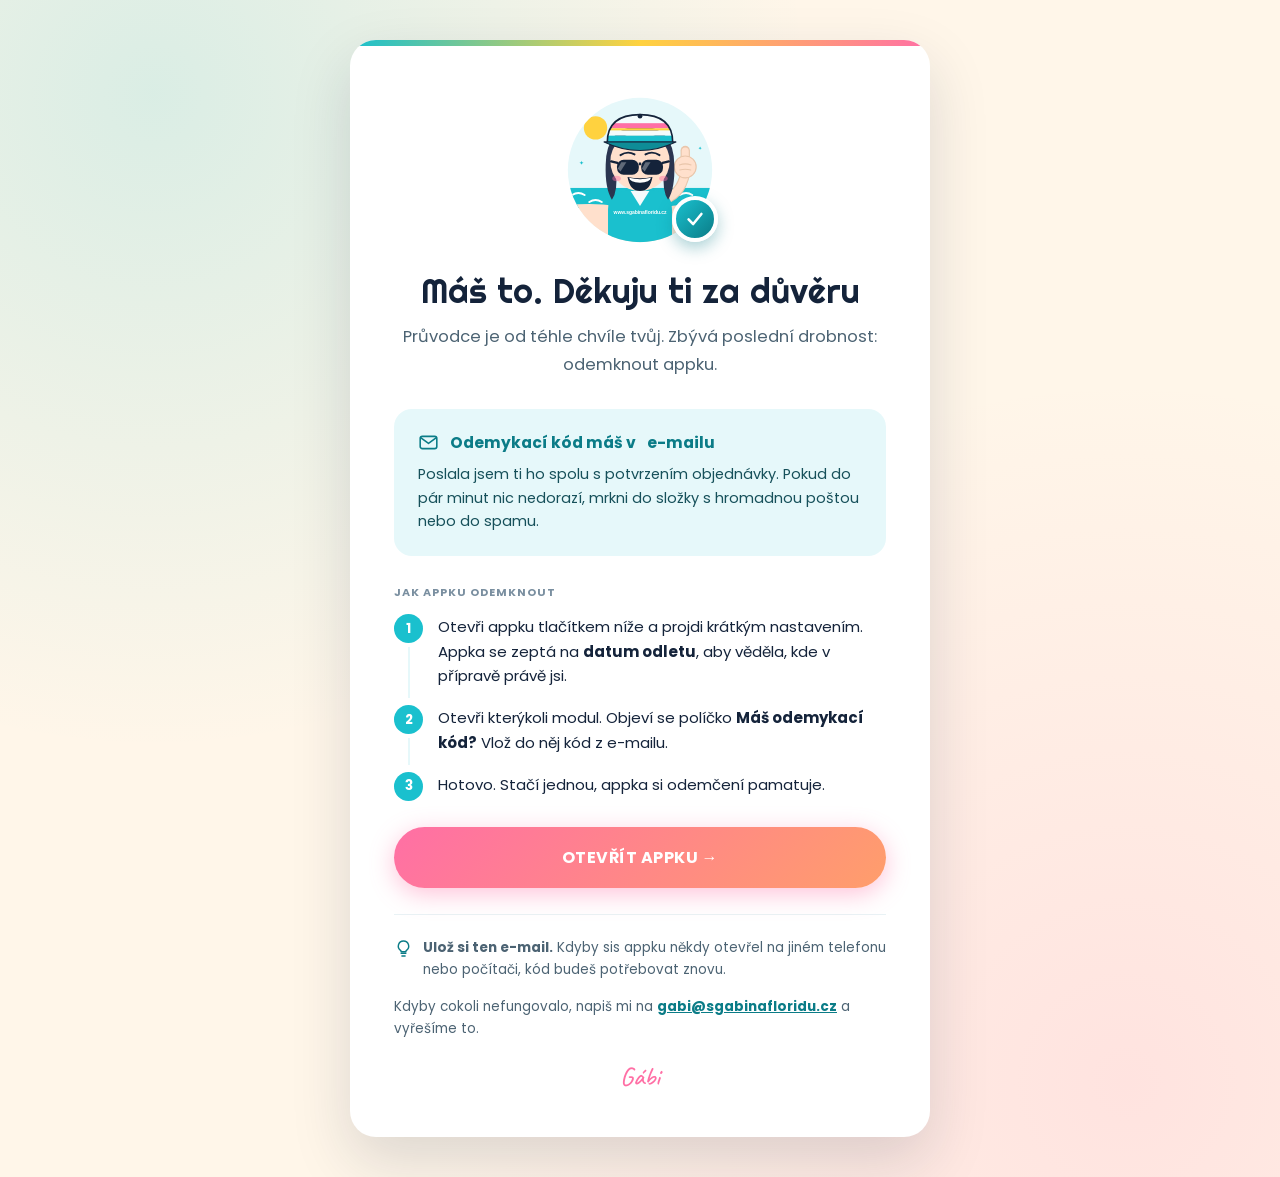
<file: dekuji.html>
<!DOCTYPE html>
<html lang="cs">
<head>
<meta charset="UTF-8">
<meta name="viewport" content="width=device-width, initial-scale=1.0">
<title>Děkuju | Než odletíš</title>
<meta name="description" content="Potvrzení nákupu průvodce Než odletíš. Odemykací kód najdeš v e-mailu.">
<meta name="robots" content="noindex, nofollow">
<link href="fonts/fonts.css" rel="stylesheet">
<style>
  /* Stránka po zaplacení, sem posílá SimpleShop.
     POZOR: odemykací kód se sem záměrně nepíše. Adresa se dá uhodnout, takže
     kdo by ji napsal do prohlížeče, měl by kód bez zaplacení. Kód chodí jen
     v e-mailu ze SimpleShopu. Rozhodnuto s Gábi 4. 9. 2026.
     Tón: spisovná čeština jako zbytek appky. Hovorová výjimka platí jen pro
     prodejka.html, ne sem. */
  * { box-sizing: border-box; margin: 0; padding: 0; }
  :root {
    --tyrkys: #1AC0CE;
    --tyrkys-dark: #0B7C87;
    --ruzova: #FF6FA5;
    --zluta: #FFD23F;
    --inkoust: #14233A;
    --papir: #F5FAFC;
    --tyrkys-light: #E6F8FA;
    --sand: #FFF6E9;
  }
  body {
    font-family: 'Poppins', sans-serif; color: var(--inkoust);
    background: var(--sand);
    background-image:
      radial-gradient(circle at 12% 8%, rgba(26,192,206,.16) 0%, transparent 42%),
      radial-gradient(circle at 88% 92%, rgba(255,111,165,.14) 0%, transparent 45%);
    min-height: 100vh; display: flex; align-items: center; justify-content: center;
    padding: 40px 20px;
  }

  .karta {
    position: relative; overflow: hidden;
    background: #fff; border-radius: 26px; max-width: 580px; width: 100%;
    padding: 46px 44px 38px; text-align: center;
    box-shadow: 0 24px 60px rgba(20,35,58,.15);
  }
  /* proužek v barvách značky, ať karta nezačíná naprázdno */
  .karta::before {
    content: ''; position: absolute; top: 0; left: 0; right: 0; height: 6px;
    background: linear-gradient(90deg, var(--tyrkys) 0%, var(--zluta) 50%, var(--ruzova) 100%);
  }

  /* Gábi s palcem a k tomu potvrzovací odznak */
  .gabi { position: relative; width: 156px; margin: 6px auto 22px; }
  .gabi img { width: 100%; height: auto; display: block; }
  .gabi .odznak {
    position: absolute; right: 0; bottom: 6px;
    width: 46px; height: 46px; border-radius: 50%;
    background: linear-gradient(135deg, var(--tyrkys) 0%, var(--tyrkys-dark) 100%);
    border: 4px solid #fff;
    display: flex; align-items: center; justify-content: center;
    box-shadow: 0 6px 16px rgba(11,124,135,.35);
  }

  h1 {
    font-family: 'Righteous', 'Poppins', sans-serif; font-weight: 400;
    font-size: clamp(26px, 5vw, 34px); line-height: 1.25; margin-bottom: 10px;
  }
  .lead { font-size: 16.5px; line-height: 1.7; color: #4C6373; margin-bottom: 30px; }

  .mail-box {
    background: var(--tyrkys-light); border-radius: 18px; padding: 22px 24px;
    text-align: left; margin-bottom: 28px;
  }
  .mail-box .hlavicka {
    display: flex; align-items: center; gap: 11px; margin-bottom: 9px;
    font-size: 15.5px; font-weight: 700; color: var(--tyrkys-dark);
  }
  .mail-box .hlavicka svg { flex: none; }
  /* na mobilu se jinak láme na „e-“ a „mailu“ */
  .mail-box .hlavicka .nedelit { white-space: nowrap; }
  .mail-box p { font-size: 14.5px; line-height: 1.65; color: #16505A; }

  .nadpis-kroku {
    font-size: 11px; font-weight: 700; letter-spacing: 1px; text-transform: uppercase;
    color: #7A8FA0; text-align: left; margin-bottom: 14px;
  }
  .kroky { list-style: none; counter-reset: k; text-align: left; margin-bottom: 30px; }
  .kroky li {
    counter-increment: k; position: relative; padding: 0 0 18px 44px;
    font-size: 15px; line-height: 1.62;
  }
  .kroky li:last-child { padding-bottom: 0; }
  .kroky li::before {
    content: counter(k); position: absolute; left: 0; top: -1px;
    width: 29px; height: 29px; border-radius: 50%;
    background: var(--tyrkys); color: #fff;
    font-size: 13.5px; font-weight: 700;
    display: flex; align-items: center; justify-content: center;
  }
  /* linka spojující kolečka, ať to čte jako postup, ne jako tři nesouvisející věty */
  .kroky li:not(:last-child)::after {
    content: ''; position: absolute; left: 14px; top: 32px; bottom: 8px;
    width: 2px; background: var(--tyrkys-light);
  }

  .btn {
    display: inline-block; width: 100%;
    background: linear-gradient(135deg, #FF6FA5 0%, #FF9E6B 100%);
    color: #fff; font-family: 'Poppins', sans-serif; font-size: 16px; font-weight: 700;
    text-transform: uppercase; letter-spacing: .03em;
    padding: 18px 34px; border-radius: 50px; text-decoration: none;
    box-shadow: 0 6px 24px rgba(255,111,165,.42);
    transition: transform .15s, box-shadow .15s;
  }
  .btn:hover { transform: translateY(-2px); box-shadow: 0 10px 30px rgba(255,111,165,.5); }

  .pomoc {
    margin-top: 26px; padding-top: 22px; border-top: 1px solid #E9F2F5;
    font-size: 13.5px; line-height: 1.65; color: #4C6373; text-align: left;
  }
  .pomoc .tip { display: flex; gap: 10px; align-items: flex-start; }
  .pomoc .tip svg { flex: none; margin-top: 2px; }
  .pomoc a { color: var(--tyrkys-dark); font-weight: 700; }
  .podpis {
    font-family: 'Caveat', cursive; font-size: 26px; color: var(--ruzova);
    margin-top: 16px; text-align: center;
  }

  @media (max-width: 520px) {
    .karta { padding: 38px 24px 32px; border-radius: 22px; }
    .gabi { width: 132px; }
    .pomoc { text-align: left; }
  }
</style>
</head>
<body>

<div class="karta">

  <div class="gabi">
    <img src="images/gabi-palec-nahoru.svg" alt="Gábi na pláži zvedá palec nahoru" width="156" height="156">
    <span class="odznak" aria-hidden="true">
      <svg viewBox="0 0 24 24" width="22" height="22" fill="none" stroke="#fff" stroke-width="2.8" stroke-linecap="round" stroke-linejoin="round">
        <path d="M5 12.5 L10 17.5 L19 6.5"/>
      </svg>
    </span>
  </div>

  <h1>Máš to. Děkuju ti za důvěru</h1>
  <p class="lead">Průvodce je od téhle chvíle tvůj. Zbývá poslední drobnost: odemknout appku.</p>

  <div class="mail-box">
    <div class="hlavicka">
      <svg viewBox="0 0 24 24" width="21" height="21" fill="none" stroke="currentColor" stroke-width="1.8" stroke-linecap="round" stroke-linejoin="round" aria-hidden="true">
        <rect x="2.5" y="5" width="19" height="14" rx="2.5"/>
        <path d="M3 6.5 L12 13 L21 6.5"/>
      </svg>
      Odemykací kód máš v <span class="nedelit">e-mailu</span>
    </div>
    <p>Poslala jsem ti ho spolu s potvrzením objednávky. Pokud do pár minut nic nedorazí, mrkni do složky s hromadnou poštou nebo do spamu.</p>
  </div>

  <p class="nadpis-kroku">Jak appku odemknout</p>
  <ol class="kroky">
    <li>Otevři appku tlačítkem níže a projdi krátkým nastavením. Appka se zeptá na <strong>datum odletu</strong>, aby věděla, kde v přípravě právě jsi.</li>
    <li>Otevři kterýkoli modul. Objeví se políčko <strong>Máš odemykací kód?</strong> Vlož do něj kód z e-mailu.</li>
    <li>Hotovo. Stačí jednou, appka si odemčení pamatuje.</li>
  </ol>

  <a href="index.html" class="btn">Otevřít appku &rarr;</a>

  <div class="pomoc">
    <div class="tip">
      <svg viewBox="0 0 24 24" width="19" height="19" fill="none" stroke="#0B7C87" stroke-width="1.8" stroke-linecap="round" stroke-linejoin="round" aria-hidden="true">
        <path d="M9 18h6"/><path d="M10 21.5h4"/>
        <path d="M12 2.5a6.5 6.5 0 0 0-3.8 11.8c.5.4.8 1 .8 1.7h6c0-.7.3-1.3.8-1.7A6.5 6.5 0 0 0 12 2.5z"/>
      </svg>
      <p><strong>Ulož si ten e-mail.</strong> Kdyby sis appku někdy otevřel na jiném telefonu nebo počítači, kód budeš potřebovat znovu.</p>
    </div>
    <p style="margin-top:14px;">Kdyby cokoli nefungovalo, napiš mi na <a href="mailto:gabi@sgabinafloridu.cz">gabi@sgabinafloridu.cz</a> a vyřešíme to.</p>
    <p class="podpis">Gábi</p>
  </div>

</div>

</body>
</html>
</file>
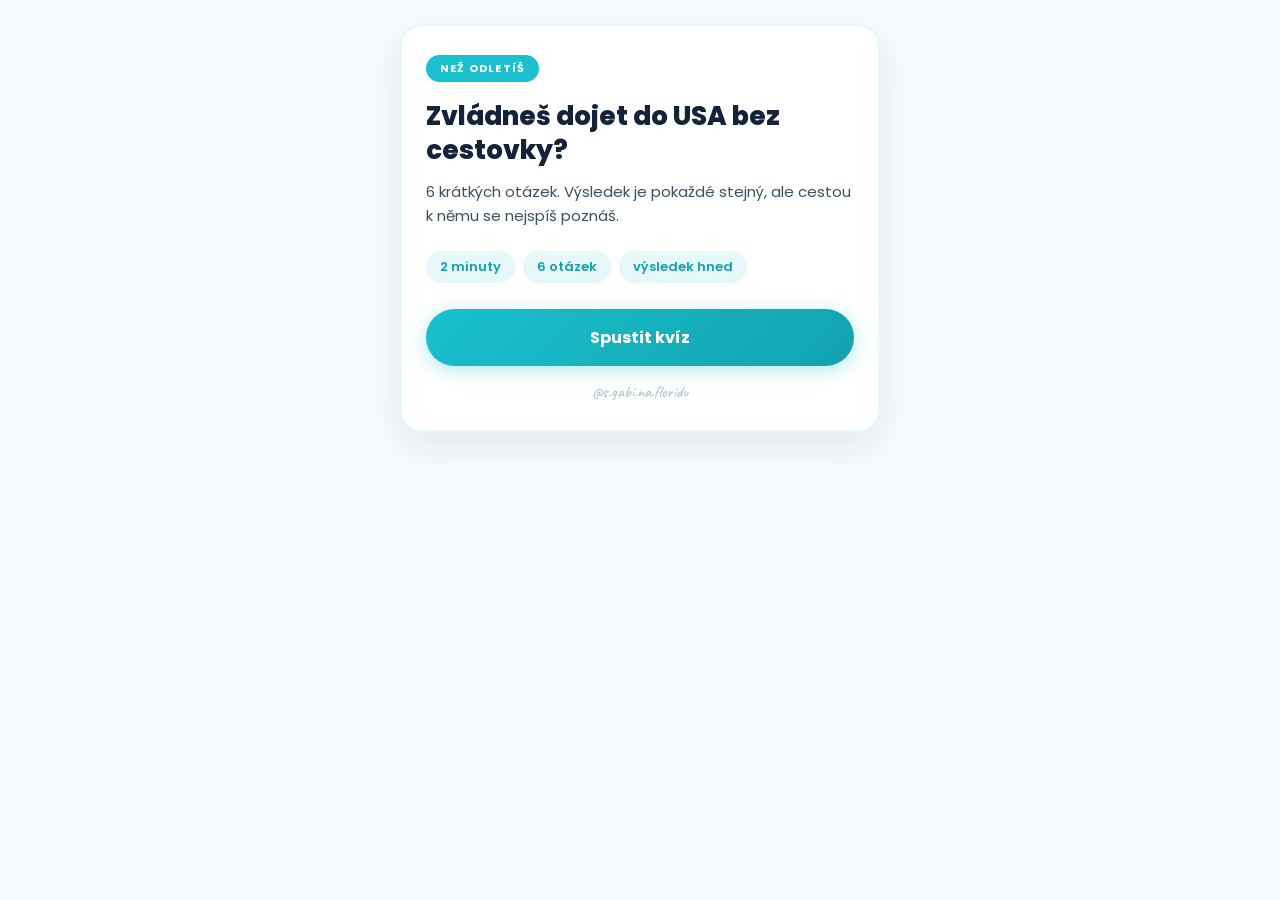
<file: kviz.html>
<!DOCTYPE html>
<html lang="cs">
<head>
<meta charset="UTF-8">
<meta name="viewport" content="width=device-width, initial-scale=1.0">
<title>Zvládneš dojet do USA bez cestovky?</title>
<meta name="description" content="6 otázek, jeden vždycky stejný výsledek. Zjisti, na co se appka Než odletíš zaměří první.">
<link href="fonts/fonts.css" rel="stylesheet">
<style>
  :root {
    --tyrkys: #1AC0CE;
    --tyrkys-dark: #12A2AF;
    --ruzova: #FF6FA5;
    --inkoust: #14233A;
    --papir: #F5FAFC;
    --tyrkys-light: #E6F8FA;
    --ruzova-light: #FFF1F6;
    --text: #3a5060;
    --text-muted: #5a6b7a;
  }
  * { box-sizing: border-box; margin: 0; padding: 0; }
  body {
    font-family: 'Poppins', sans-serif;
    background: var(--papir);
    color: var(--inkoust);
    min-height: 100vh;
    display: flex;
    align-items: flex-start;
    justify-content: center;
    padding: 24px 16px 60px;
  }
  .container { max-width: 480px; width: 100%; }
  .card {
    background: #fff;
    border: 2px solid var(--tyrkys-light);
    border-radius: 22px;
    padding: 28px 24px;
    box-shadow: 0 14px 34px rgba(20,35,58,.08);
  }
  .screen { display: none; }
  .screen.active { display: block; }

  .badge {
    display: inline-block;
    background: var(--tyrkys);
    color: #fff;
    font-size: 11px;
    font-weight: 700;
    letter-spacing: 1.2px;
    text-transform: uppercase;
    padding: 5px 14px;
    border-radius: 50px;
    margin-bottom: 18px;
  }
  h1 { font-size: 26px; font-weight: 800; line-height: 1.3; margin-bottom: 12px; }
  .sub { font-size: 15px; color: var(--text); line-height: 1.65; margin-bottom: 22px; }
  .pills { display: flex; gap: 8px; flex-wrap: wrap; margin-bottom: 26px; }
  .pill { background: var(--tyrkys-light); border-radius: 50px; padding: 6px 14px; font-size: 13px; color: var(--tyrkys-dark); font-weight: 600; }
  .handle { font-family: 'Caveat', cursive; font-size: 16px; color: #aac4cc; text-align: center; margin-top: 16px; }

  .btn {
    display: block; width: 100%; border: none; border-radius: 50px; padding: 16px;
    font-family: 'Poppins', sans-serif; font-size: 16px; font-weight: 700; cursor: pointer;
    text-align: center; text-decoration: none; color: #fff;
  }
  .btn-t { background: linear-gradient(135deg, #1AC0CE 0%, #12A2AF 100%); box-shadow: 0 4px 18px rgba(26,192,206,.35); }
  .btn-p { background: linear-gradient(135deg, #FF6FA5 0%, #FF9E6B 100%); box-shadow: 0 4px 20px rgba(255,111,165,.4); }
  .btn:disabled { opacity: .6; cursor: not-allowed; }

  .progress-wrap { margin-bottom: 22px; }
  .progress-label { display: flex; justify-content: space-between; font-size: 11px; font-weight: 700; text-transform: uppercase; letter-spacing: .6px; color: #9ab8c0; margin-bottom: 8px; }
  .progress-bar { height: 6px; background: var(--tyrkys-light); border-radius: 10px; overflow: hidden; }
  .progress-fill { height: 100%; background: linear-gradient(90deg, var(--tyrkys), var(--ruzova)); border-radius: 10px; transition: width .35s; }

  .q-modul { font-size: 11px; font-weight: 700; color: var(--ruzova); letter-spacing: .8px; text-transform: uppercase; margin-bottom: 10px; }
  .q-anekdota { font-size: 14px; color: var(--text-muted); line-height: 1.6; font-style: italic; margin-bottom: 18px; padding-bottom: 18px; border-bottom: 1.5px solid var(--tyrkys-light); }
  .q-text { font-size: 20px; font-weight: 800; line-height: 1.35; margin-bottom: 20px; }
  .options { display: flex; flex-direction: column; gap: 10px; }
  .option {
    background: #fff; border: 2px solid var(--tyrkys-light); border-radius: 16px; padding: 14px 16px;
    cursor: pointer; font-family: 'Poppins', sans-serif; font-size: 14.5px; font-weight: 500;
    color: var(--inkoust); text-align: left; line-height: 1.5; transition: border-color .15s, background .15s;
  }
  .option:hover, .option.selected { border-color: var(--tyrkys); background: var(--tyrkys-light); }

  .result-badge { font-size: 21px; font-weight: 800; text-align: center; margin-bottom: 6px; }
  .h2-underline { width: 56px; height: 4px; border-radius: 4px; margin: 0 auto 18px; background: linear-gradient(90deg, var(--tyrkys), var(--ruzova)); }
  .result-text { font-size: 15px; color: var(--text); line-height: 1.75; margin-bottom: 24px; text-align: center; }
  .result-text b { color: var(--inkoust); }
  .fine { text-align: center; font-size: 12.5px; color: #9ab8c0; margin-top: 14px; }
</style>
</head>
<body>
<div class="container">

  <!-- INTRO -->
  <div class="screen active" id="s-intro">
    <div class="card">
      <span class="badge">Než odletíš</span>
      <h1>Zvládneš dojet do USA bez cestovky?</h1>
      <p class="sub">6 krátkých otázek. Výsledek je pokaždé stejný, ale cestou k němu se
      nejspíš poznáš.</p>
      <div class="pills">
        <span class="pill">2 minuty</span>
        <span class="pill">6 otázek</span>
        <span class="pill">výsledek hned</span>
      </div>
      <button class="btn btn-t" id="btn-start">Spustit kvíz</button>
      <p class="handle">@s.gabi.na.floridu</p>
    </div>
  </div>

  <!-- QUIZ -->
  <div class="screen" id="s-quiz">
    <div class="card">
      <div class="progress-wrap">
        <div class="progress-label">
          <span id="p-text">Otázka 1 z 6</span>
          <span id="p-pct">17 %</span>
        </div>
        <div class="progress-bar"><div class="progress-fill" id="p-fill" style="width:17%"></div></div>
      </div>
      <div class="q-modul" id="q-modul"></div>
      <div class="q-anekdota" id="q-anekdota"></div>
      <div class="q-text" id="q-text"></div>
      <div class="options" id="q-options"></div>
    </div>
  </div>

  <!-- RESULT -->
  <div class="screen" id="s-result">
    <div class="card">
      <div class="result-badge">Ano. Zvládneš dojet do USA bez cestovky.</div>
      <div class="h2-underline"></div>
      <div class="result-text" id="r-text"></div>
      <a href="prodejka.html" class="btn btn-p">Chci vědět přesně co a kdy →</a>
      <p class="fine">Žádná registrace. Appka běží v prohlížeči a funguje i v letadle bez signálu.</p>
    </div>
  </div>

</div>
<script>
(function () {
  var questions = [
    {
      modul: "Checklisty",
      anekdota: "Kamarád Máchal si jednou vezl do USA šunkovou kýtu. Stálo ho to majlant a o kýtu stejně přišel, celnice ji dál nepustila.",
      text: "Co myslíš, že se do USA nesmí vozit?",
      opts: [
        { text: "Uzeniny a čerstvé maso, to vím jistě.", bucket: "a" },
        { text: "Nějaké jídlo asi ne, ale netuším přesně které.", bucket: "b" },
        { text: "Radši nevozím nic, co by mohlo být sporné.", bucket: "c" },
        { text: "Netuším, ale kamarád Máchal by mi teď asi poradil. Pozdě.", bucket: "d" }
      ]
    },
    {
      modul: "Letenky",
      anekdota: "Klienti mi posílají screenshoty s jedinou otázkou: je tohle dobrá cena? Já se na cenu nedívám první. Dívám se na přestup. V Americe se totiž nepřestupuje jako v Evropě. Kdo to neví, stojí odpoledne u pásu s kufrem v ruce a kouká, jak mu druhé letadlo odlétá bez něj.",
      text: "Kolik času bys nechal/a na přestup v USA?",
      opts: [
        { text: "Aspoň 3 hodiny. Radši počkám, než abych běžel/a.", bucket: "a" },
        { text: "2 hodiny, to snad stačí.", bucket: "b" },
        { text: "Hodinu a půl, letadla přece nemeškají.", bucket: "c" },
        { text: "Nevím, vybíral/a jsem podle ceny.", bucket: "d" }
      ]
    },
    {
      modul: "Finance",
      anekdota: "Lidi se na cestu připraví do posledního papíru: pas, ESTA, pojištění, adresa první noci. A pak zaplatí první večeři a nechají v ní o čtyři stovky víc, než museli. (Přesně tohle se stalo i mně, a servírce jsem ještě poděkovala.)",
      text: "Kolik spropitného necháš v americké restauraci?",
      opts: [
        { text: "Přesně tolik, kolik se sluší, mám to spočítané.", bucket: "a" },
        { text: "Nějakou rozumnou částku, tak od oka.", bucket: "b" },
        { text: "Cokoliv mi vyjde v hlavě, ve stresu z čtení účtenky.", bucket: "c" },
        { text: "Spropitné? Netušil/a jsem, že je potřeba.", bucket: "d" }
      ]
    },
    {
      modul: "Ubytování",
      anekdota: "Rezervuješ pokoj za 120 dolarů. Na účtu pak vidíš 165. Nikdo tě nepodvedl, jen se v Americe k ceně připočítávají poplatky, co u nás neznáme. (Mně se to stalo taky, a to mám prý nacestováno.)",
      text: "Co uděláš, když ti hotel zablokuje na kartě navíc pár set dolarů?",
      opts: [
        { text: "Vím, že je to dočasné, mám to spočítané dopředu.", bucket: "a" },
        { text: "Zavolám recepci a zeptám se, o co jde.", bucket: "b" },
        { text: "Zpanikařím a přepočítávám zůstatek na účtu.", bucket: "c" },
        { text: "Nevěděl/a jsem, že se tohle vůbec děje.", bucket: "d" }
      ]
    },
    {
      modul: "Doklady",
      anekdota: "Znám dva lidi, co se nedostali na palubu. Jednomu vypršela ESTA dva dny předtím. Druhý nevěděl u kontroly adresu první noci a strávil 4 hodiny v místnosti, kde sedí lidi, u kterých „něco nesedí\". Zbytek toho dne byl ztracený.",
      text: "Kdy sis naposledy zkontroloval/a platnost ESTA?",
      opts: [
        { text: "Před chvílí, mám to jako připomínku v kalendáři.", bucket: "a" },
        { text: "Minulý týden, jednou to snad stačí.", bucket: "b" },
        { text: "Nevěděl/a jsem, že se to dá zkontrolovat.", bucket: "c" },
        { text: "Nevím, ale věřím tomu.", bucket: "d" }
      ]
    },
    {
      modul: "Poslední otázka",
      anekdota: "",
      text: "Kdyby ti teď někdo řekl přesně, co dělat první, druhé a třetí, co bys udělal/a?",
      opts: [
        { text: "Poslechl/a bych. Konečně by mi to řekl někdo jiný než internet.", bucket: "a" },
        { text: "Zkontroloval/a bych si to aspoň proti tomu, co už vím.", bucket: "b" },
        { text: "Konečně bych zavřel/a těch 30 záložek. Jednu po druhé, jako pomstu.", bucket: "c" },
        { text: "Nejspíš bych stejně dohledával/a. Paní Cokdyž by mi to jen tak nedala.", bucket: "d" }
      ]
    }
  ];

  var currentQ = 0;
  var busy = false;
  var counts = { a: 0, b: 0, c: 0, d: 0 };

  function showScreen(id) {
    var screens = document.querySelectorAll('.screen');
    for (var i = 0; i < screens.length; i++) screens[i].classList.remove('active');
    document.getElementById(id).classList.add('active');
    window.scrollTo(0, 0);
  }

  function renderQ() {
    var q = questions[currentQ];
    var pct = Math.round((currentQ + 1) / questions.length * 100);
    document.getElementById('p-text').textContent = 'Otázka ' + (currentQ + 1) + ' z ' + questions.length;
    document.getElementById('p-pct').textContent = pct + ' %';
    document.getElementById('p-fill').style.width = pct + '%';
    document.getElementById('q-modul').textContent = q.modul;

    var anekEl = document.getElementById('q-anekdota');
    if (q.anekdota) {
      anekEl.style.display = 'block';
      anekEl.textContent = q.anekdota;
    } else {
      anekEl.style.display = 'none';
    }

    document.getElementById('q-text').textContent = q.text;

    var wrap = document.getElementById('q-options');
    wrap.innerHTML = '';
    for (var i = 0; i < q.opts.length; i++) {
      (function (opt) {
        var btn = document.createElement('button');
        btn.className = 'option';
        btn.textContent = opt.text;
        btn.addEventListener('click', function () {
          if (busy) return;
          busy = true;
          btn.classList.add('selected');
          setTimeout(function () {
            counts[opt.bucket]++;
            currentQ++;
            if (currentQ < questions.length) {
              busy = false;
              renderQ();
            } else {
              showResult();
            }
          }, 300);
        });
        wrap.appendChild(btn);
      })(q.opts[i]);
    }
    busy = false;
  }

  function showResult() {
    showScreen('s-result');
    var klidne = counts.a;
    var prostredni = counts.b + counts.c;
    var uzkostne = counts.d;
    var text;
    if (uzkostne >= klidne && uzkostne > prostredni) {
      text = "Třicet záložek znám líp, než by se slušelo. <i>(Bývala jsem na čtyřicítce, tak klid.)</i> Přesně proto existuje průvodce, co řekne: <b>tohle teď, tohle potom.</b>";
    } else if (klidne > prostredni && klidne > uzkostne) {
      text = "Vypadá to, že už teď víš dost. Jen to zatím nikdo nedal na jednu hromadu. <b>Tak to teď někdo udělá.</b>";
    } else {
      text = "Máš to v hlavě. Jen rozsypané po záložkách. <b>Appka to jen srovná do pořadí</b>, ty už u toho jenom škrtáš.";
    }
    document.getElementById('r-text').innerHTML = text;
  }

  document.getElementById('btn-start').addEventListener('click', function () {
    showScreen('s-quiz');
    renderQ();
  });
})();
</script>
</body>
</html>
</file>
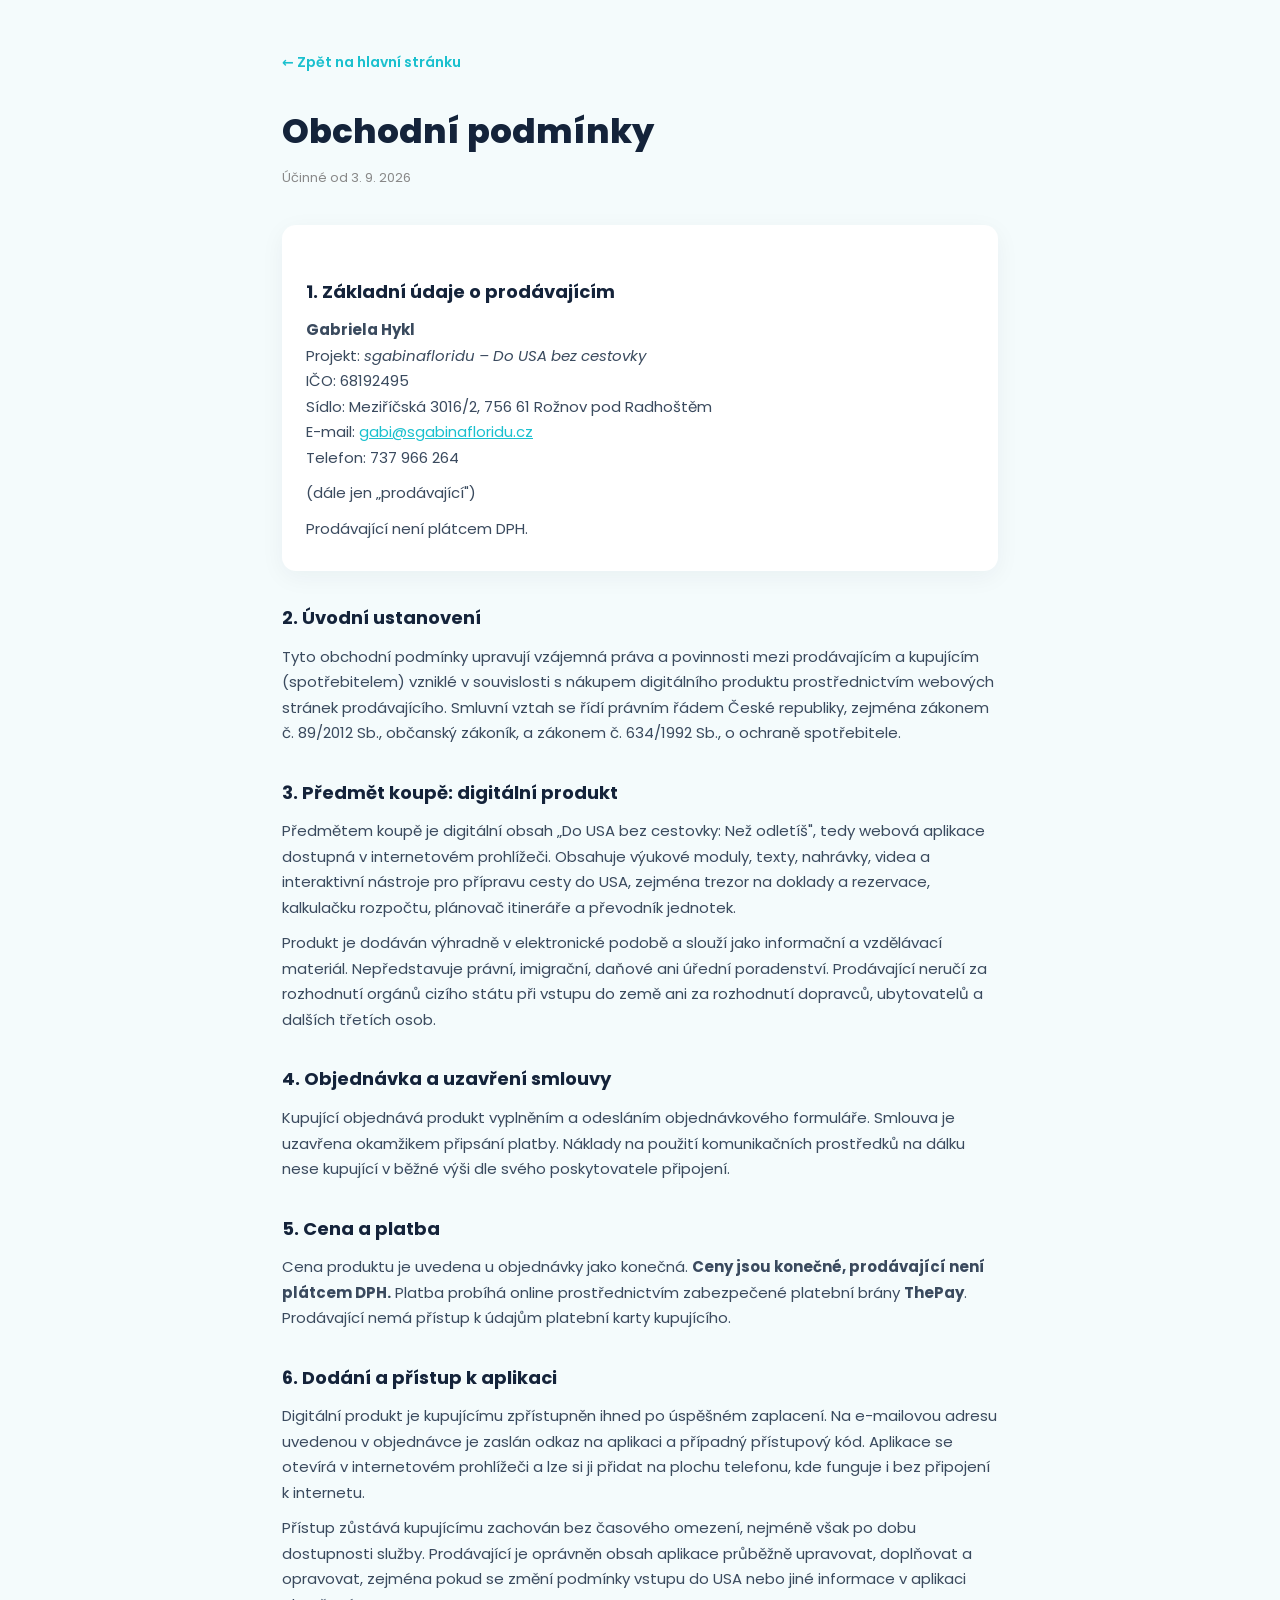
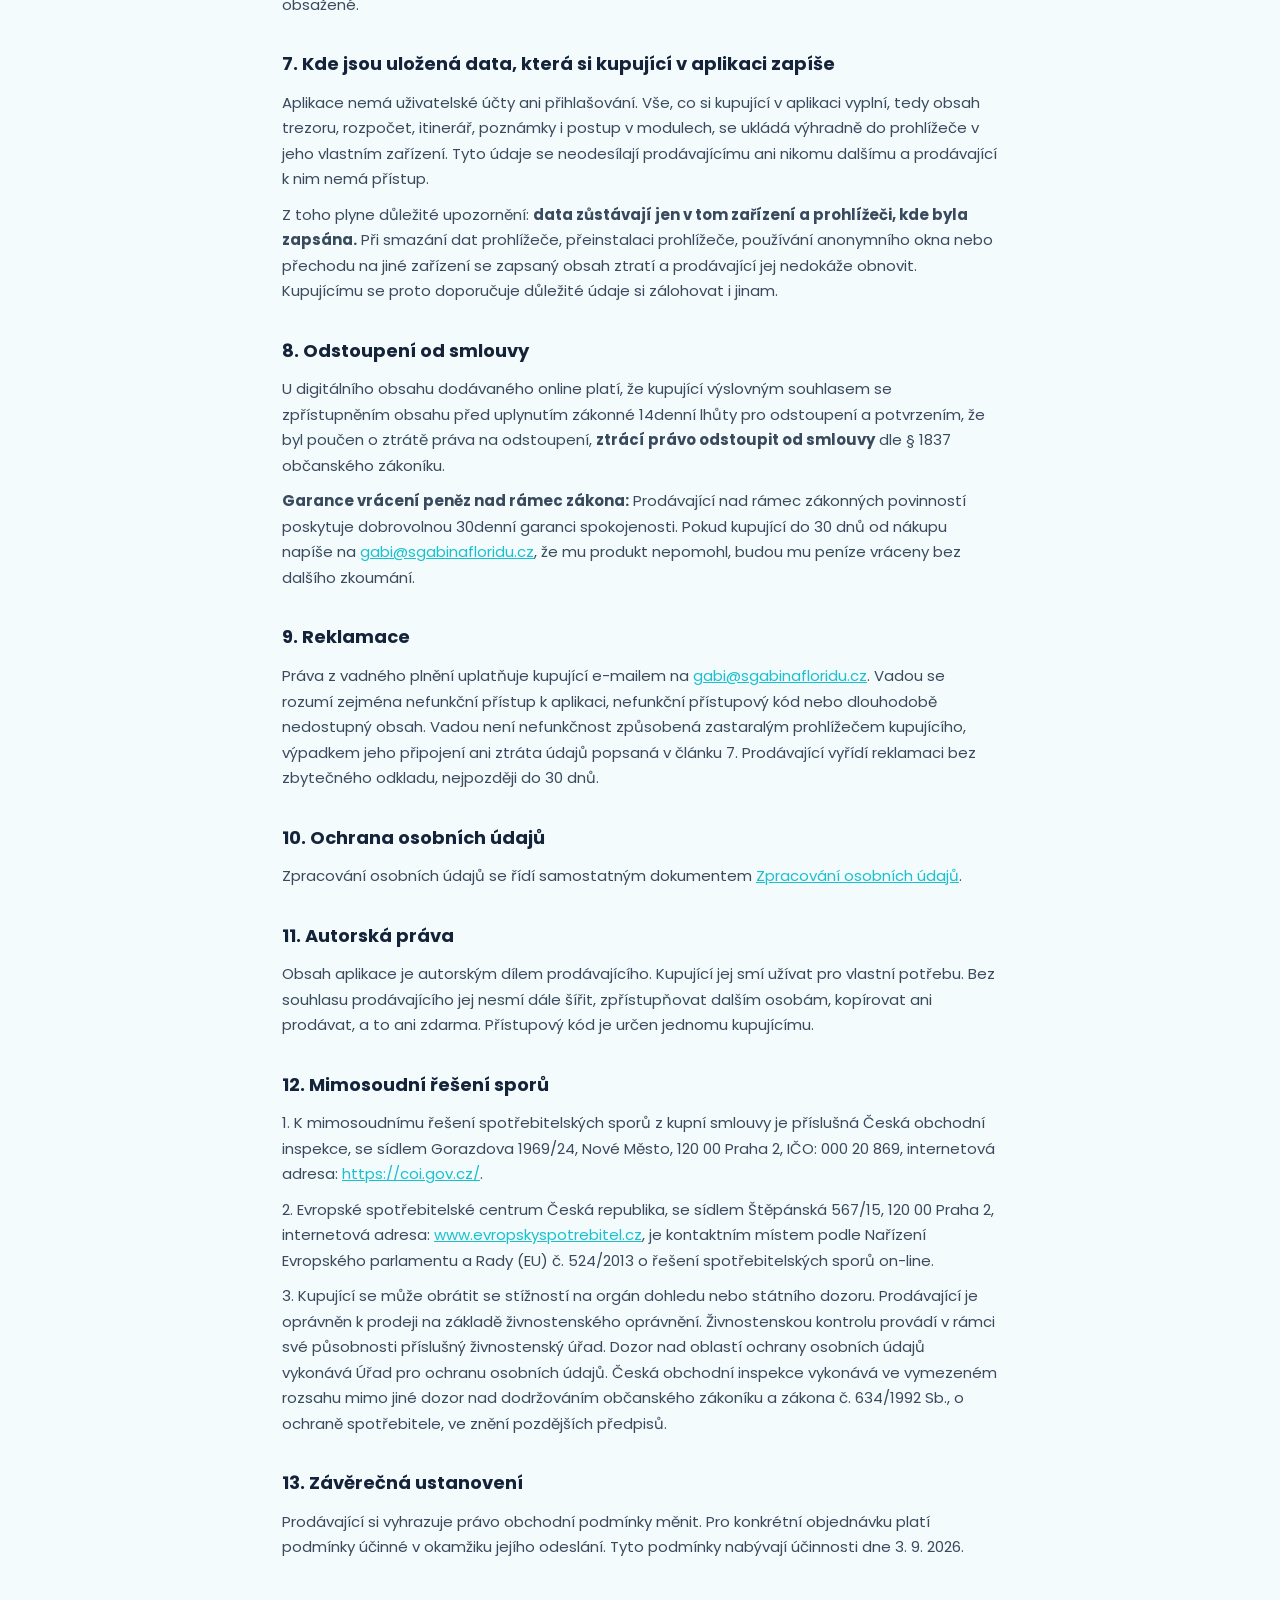
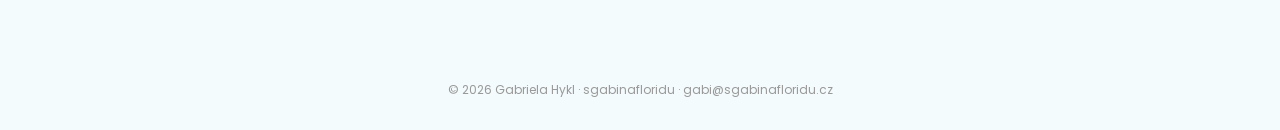
<file: obchodni-podminky.html>
<!DOCTYPE html>
<html lang="cs">
<head>
  <meta charset="UTF-8">
  <meta name="viewport" content="width=device-width, initial-scale=1.0">
  <title>Obchodní podmínky | Do USA bez cestovky</title>
  <link href="fonts/fonts.css" rel="stylesheet">
  <style>
    * { box-sizing: border-box; margin: 0; padding: 0; }
    :root { --tyrkys:#1AC0CE; --inkoust:#14233A; --papir:#F4FBFC; }
    body { font-family:'Poppins',system-ui,sans-serif; background:var(--papir); color:var(--inkoust); line-height:1.7; }
    .wrap { max-width:760px; margin:0 auto; padding:48px 22px 80px; }
    .back { display:inline-block; color:var(--tyrkys); text-decoration:none; font-weight:600; font-size:14px; margin-bottom:28px; }
    .back:hover { text-decoration:underline; }
    h1 { font-size:clamp(26px,5vw,34px); font-weight:800; margin-bottom:6px; }
    .date { color:#888; font-size:13px; margin-bottom:36px; }
    h2 { font-size:18px; font-weight:700; margin:32px 0 10px; }
    p, li { font-size:15px; color:#3a4a5e; margin-bottom:10px; }
    ul { padding-left:22px; margin-bottom:10px; }
    .box { background:#fff; border-radius:14px; padding:20px 24px; box-shadow:0 6px 24px rgba(20,35,58,.05); margin-bottom:14px; }
    a { color:var(--tyrkys); }
    footer { text-align:center; font-size:12px; color:#999; padding:30px 20px; }
  </style>
</head>
<body>
  <div class="wrap">
    <a href="prodejka.html" class="back">← Zpět na hlavní stránku</a>
    <h1>Obchodní podmínky</h1>
    <p class="date">Účinné od 3. 9. 2026</p>

    <div class="box">
      <h2>1. Základní údaje o prodávajícím</h2>
      <p>
        <strong>Gabriela Hykl</strong><br>
        Projekt: <em>sgabinafloridu – Do USA bez cestovky</em><br>
        IČO: 68192495<br>
        Sídlo: Meziříčská 3016/2, 756 61 Rožnov pod Radhoštěm<br>
        E-mail: <a href="mailto:gabi@sgabinafloridu.cz">gabi@sgabinafloridu.cz</a><br>
        Telefon: 737 966 264
      </p>
      <p>(dále jen „prodávající")</p>
      <p>Prodávající není plátcem DPH.</p>
    </div>

    <h2>2. Úvodní ustanovení</h2>
    <p>Tyto obchodní podmínky upravují vzájemná práva a povinnosti mezi prodávajícím a kupujícím (spotřebitelem) vzniklé v souvislosti s nákupem digitálního produktu prostřednictvím webových stránek prodávajícího. Smluvní vztah se řídí právním řádem České republiky, zejména zákonem č. 89/2012 Sb., občanský zákoník, a zákonem č. 634/1992 Sb., o ochraně spotřebitele.</p>

    <h2>3. Předmět koupě: digitální produkt</h2>
    <p>Předmětem koupě je digitální obsah „Do USA bez cestovky: Než odletíš", tedy webová aplikace dostupná v internetovém prohlížeči. Obsahuje výukové moduly, texty, nahrávky, videa a interaktivní nástroje pro přípravu cesty do USA, zejména trezor na doklady a rezervace, kalkulačku rozpočtu, plánovač itineráře a převodník jednotek.</p>
    <p>Produkt je dodáván výhradně v elektronické podobě a slouží jako informační a vzdělávací materiál. Nepředstavuje právní, imigrační, daňové ani úřední poradenství. Prodávající neručí za rozhodnutí orgánů cizího státu při vstupu do země ani za rozhodnutí dopravců, ubytovatelů a dalších třetích osob.</p>

    <h2>4. Objednávka a uzavření smlouvy</h2>
    <p>Kupující objednává produkt vyplněním a odesláním objednávkového formuláře. Smlouva je uzavřena okamžikem připsání platby. Náklady na použití komunikačních prostředků na dálku nese kupující v běžné výši dle svého poskytovatele připojení.</p>

    <h2>5. Cena a platba</h2>
    <p>Cena produktu je uvedena u objednávky jako konečná. <strong>Ceny jsou konečné, prodávající není plátcem DPH.</strong> Platba probíhá online prostřednictvím zabezpečené platební brány <strong>ThePay</strong>. Prodávající nemá přístup k údajům platební karty kupujícího.</p>

    <h2>6. Dodání a přístup k aplikaci</h2>
    <p>Digitální produkt je kupujícímu zpřístupněn ihned po úspěšném zaplacení. Na e-mailovou adresu uvedenou v objednávce je zaslán odkaz na aplikaci a případný přístupový kód. Aplikace se otevírá v internetovém prohlížeči a lze si ji přidat na plochu telefonu, kde funguje i bez připojení k internetu.</p>
    <p>Přístup zůstává kupujícímu zachován bez časového omezení, nejméně však po dobu dostupnosti služby. Prodávající je oprávněn obsah aplikace průběžně upravovat, doplňovat a opravovat, zejména pokud se změní podmínky vstupu do USA nebo jiné informace v aplikaci obsažené.</p>

    <h2>7. Kde jsou uložená data, která si kupující v aplikaci zapíše</h2>
    <p>Aplikace nemá uživatelské účty ani přihlašování. Vše, co si kupující v aplikaci vyplní, tedy obsah trezoru, rozpočet, itinerář, poznámky i postup v modulech, se ukládá výhradně do prohlížeče v jeho vlastním zařízení. Tyto údaje se neodesílají prodávajícímu ani nikomu dalšímu a prodávající k nim nemá přístup.</p>
    <p>Z toho plyne důležité upozornění: <strong>data zůstávají jen v tom zařízení a prohlížeči, kde byla zapsána.</strong> Při smazání dat prohlížeče, přeinstalaci prohlížeče, používání anonymního okna nebo přechodu na jiné zařízení se zapsaný obsah ztratí a prodávající jej nedokáže obnovit. Kupujícímu se proto doporučuje důležité údaje si zálohovat i jinam.</p>

    <h2>8. Odstoupení od smlouvy</h2>
    <p>U digitálního obsahu dodávaného online platí, že kupující výslovným souhlasem se zpřístupněním obsahu před uplynutím zákonné 14denní lhůty pro odstoupení a potvrzením, že byl poučen o ztrátě práva na odstoupení, <strong>ztrácí právo odstoupit od smlouvy</strong> dle § 1837 občanského zákoníku.</p>
    <p><strong>Garance vrácení peněz nad rámec zákona:</strong> Prodávající nad rámec zákonných povinností poskytuje dobrovolnou 30denní garanci spokojenosti. Pokud kupující do 30 dnů od nákupu napíše na <a href="mailto:gabi@sgabinafloridu.cz">gabi@sgabinafloridu.cz</a>, že mu produkt nepomohl, budou mu peníze vráceny bez dalšího zkoumání.</p>

    <h2>9. Reklamace</h2>
    <p>Práva z vadného plnění uplatňuje kupující e-mailem na <a href="mailto:gabi@sgabinafloridu.cz">gabi@sgabinafloridu.cz</a>. Vadou se rozumí zejména nefunkční přístup k aplikaci, nefunkční přístupový kód nebo dlouhodobě nedostupný obsah. Vadou není nefunkčnost způsobená zastaralým prohlížečem kupujícího, výpadkem jeho připojení ani ztráta údajů popsaná v článku 7. Prodávající vyřídí reklamaci bez zbytečného odkladu, nejpozději do 30 dnů.</p>

    <h2>10. Ochrana osobních údajů</h2>
    <p>Zpracování osobních údajů se řídí samostatným dokumentem <a href="ochrana-osobnich-udaju.html">Zpracování osobních údajů</a>.</p>

    <h2>11. Autorská práva</h2>
    <p>Obsah aplikace je autorským dílem prodávajícího. Kupující jej smí užívat pro vlastní potřebu. Bez souhlasu prodávajícího jej nesmí dále šířit, zpřístupňovat dalším osobám, kopírovat ani prodávat, a to ani zdarma. Přístupový kód je určen jednomu kupujícímu.</p>

    <h2>12. Mimosoudní řešení sporů</h2>
    <p>1. K mimosoudnímu řešení spotřebitelských sporů z kupní smlouvy je příslušná Česká obchodní inspekce, se sídlem Gorazdova 1969/24, Nové Město, 120 00 Praha 2, IČO: 000 20 869, internetová adresa: <a href="https://coi.gov.cz/" target="_blank" rel="noopener">https://coi.gov.cz/</a>.</p>
    <p>2. Evropské spotřebitelské centrum Česká republika, se sídlem Štěpánská 567/15, 120 00 Praha 2, internetová adresa: <a href="https://www.evropskyspotrebitel.cz" target="_blank" rel="noopener">www.evropskyspotrebitel.cz</a>, je kontaktním místem podle Nařízení Evropského parlamentu a Rady (EU) č. 524/2013 o řešení spotřebitelských sporů on-line.</p>
    <p>3. Kupující se může obrátit se stížností na orgán dohledu nebo státního dozoru. Prodávající je oprávněn k prodeji na základě živnostenského oprávnění. Živnostenskou kontrolu provádí v rámci své působnosti příslušný živnostenský úřad. Dozor nad oblastí ochrany osobních údajů vykonává Úřad pro ochranu osobních údajů. Česká obchodní inspekce vykonává ve vymezeném rozsahu mimo jiné dozor nad dodržováním občanského zákoníku a zákona č. 634/1992 Sb., o ochraně spotřebitele, ve znění pozdějších předpisů.</p>

    <h2>13. Závěrečná ustanovení</h2>
    <p>Prodávající si vyhrazuje právo obchodní podmínky měnit. Pro konkrétní objednávku platí podmínky účinné v okamžiku jejího odeslání. Tyto podmínky nabývají účinnosti dne 3. 9. 2026.</p>
  </div>
  <footer>© 2026 Gabriela Hykl · sgabinafloridu · gabi@sgabinafloridu.cz</footer>
</body>
</html>
</file>
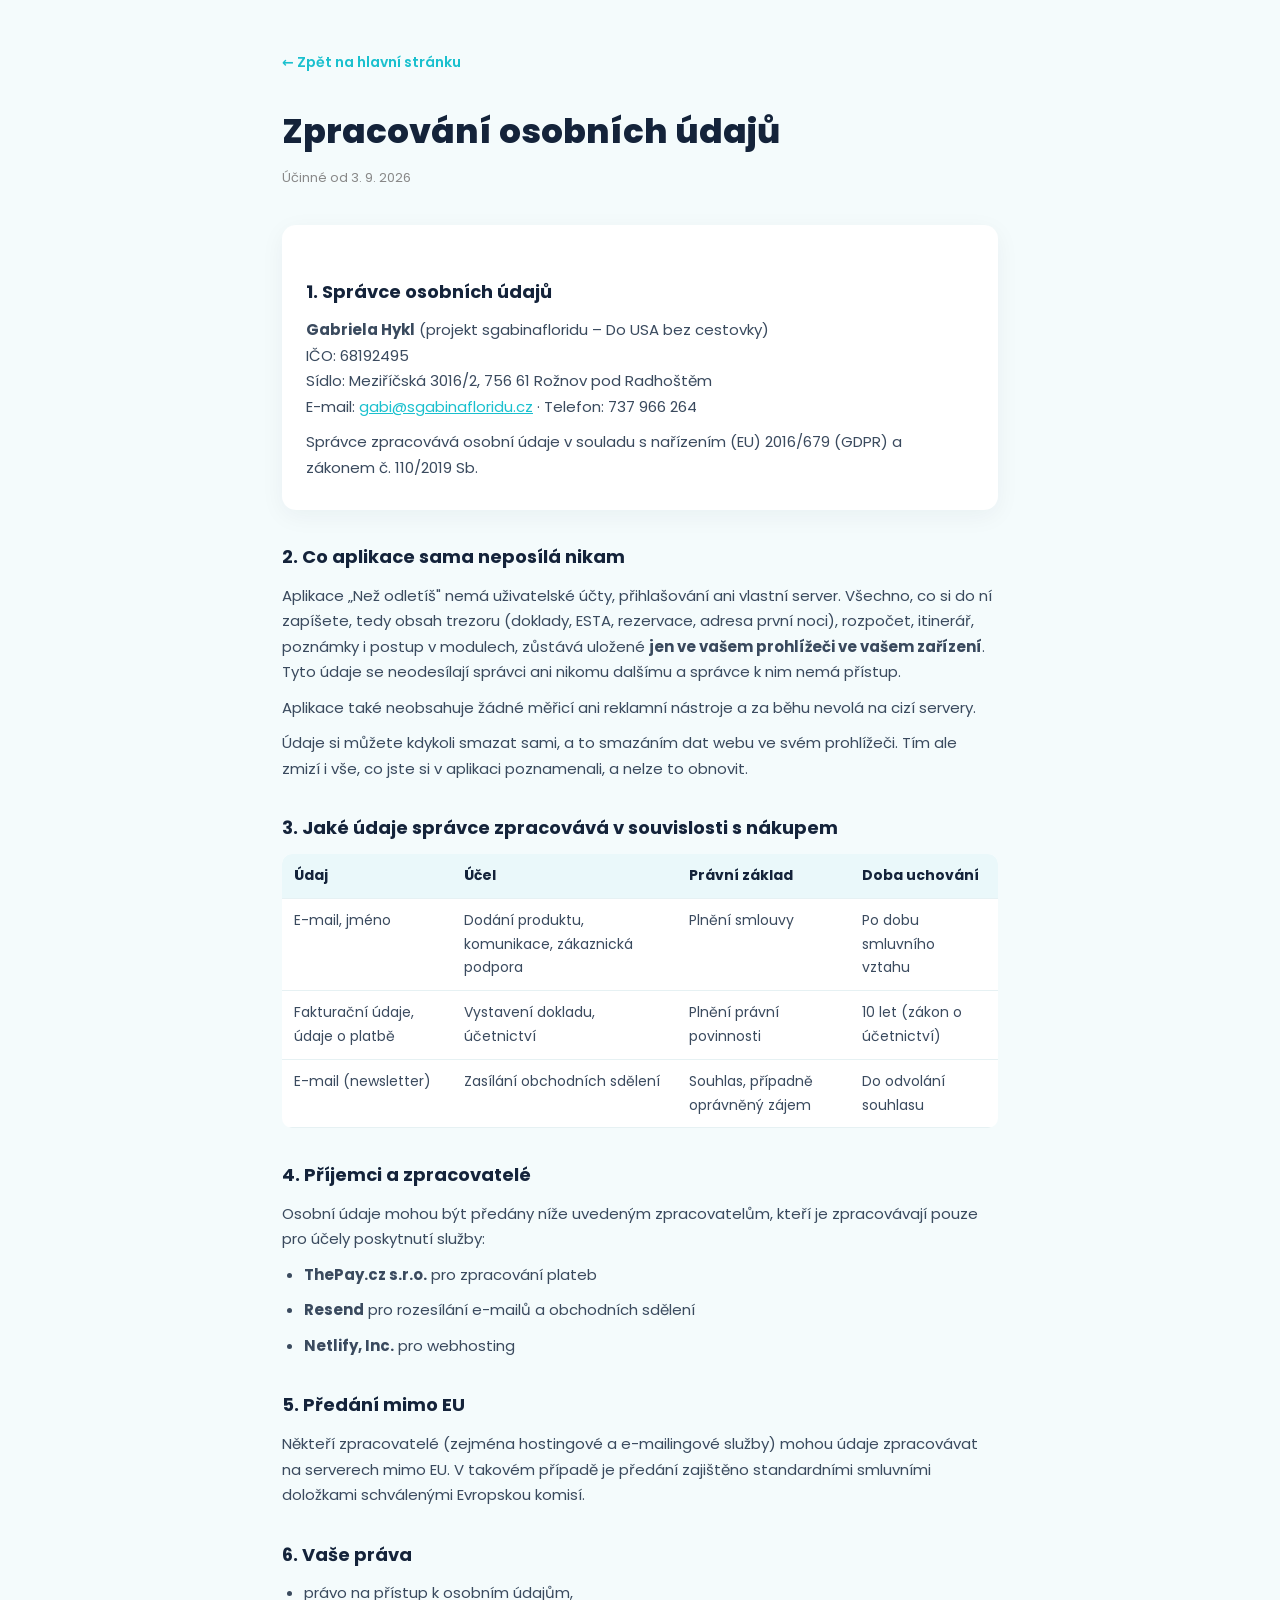
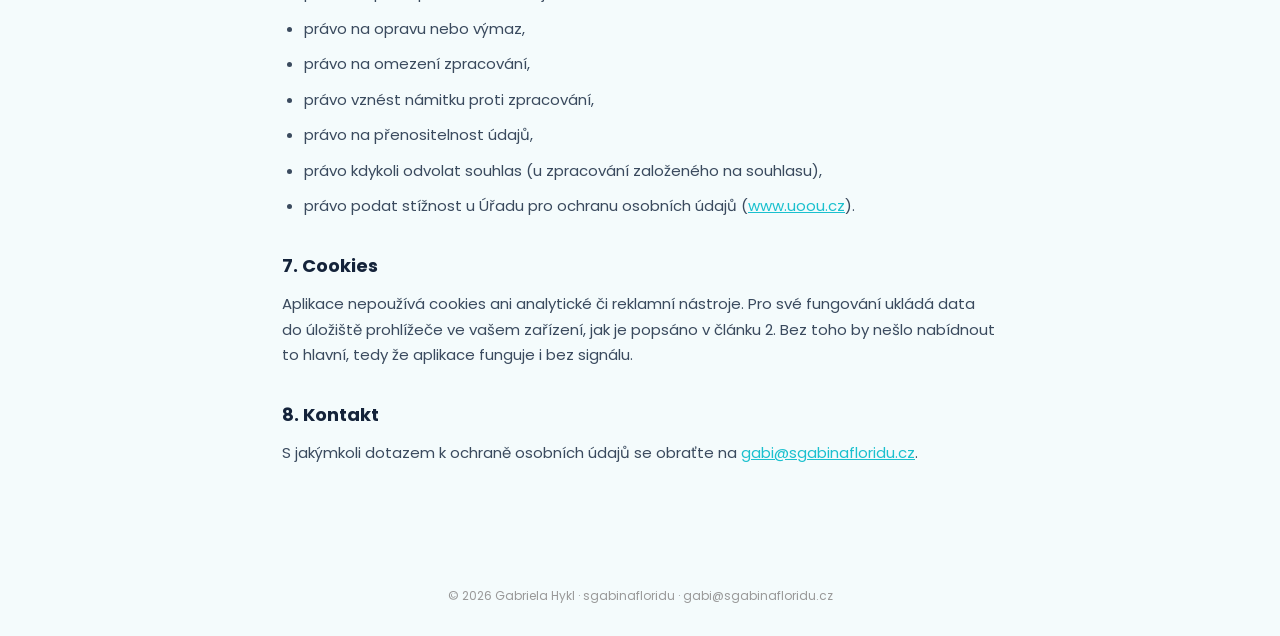
<file: ochrana-osobnich-udaju.html>
<!DOCTYPE html>
<html lang="cs">
<head>
  <meta charset="UTF-8">
  <meta name="viewport" content="width=device-width, initial-scale=1.0">
  <title>Zpracování osobních údajů | Do USA bez cestovky</title>
  <link href="fonts/fonts.css" rel="stylesheet">
  <style>
    * { box-sizing: border-box; margin: 0; padding: 0; }
    :root { --tyrkys:#1AC0CE; --inkoust:#14233A; --papir:#F4FBFC; }
    body { font-family:'Poppins',system-ui,sans-serif; background:var(--papir); color:var(--inkoust); line-height:1.7; }
    .wrap { max-width:760px; margin:0 auto; padding:48px 22px 80px; }
    .back { display:inline-block; color:var(--tyrkys); text-decoration:none; font-weight:600; font-size:14px; margin-bottom:28px; }
    .back:hover { text-decoration:underline; }
    h1 { font-size:clamp(26px,5vw,34px); font-weight:800; margin-bottom:6px; }
    .date { color:#888; font-size:13px; margin-bottom:36px; }
    h2 { font-size:18px; font-weight:700; margin:32px 0 10px; }
    p, li, td, th { font-size:15px; color:#3a4a5e; margin-bottom:10px; }
    ul { padding-left:22px; margin-bottom:10px; }
    .box { background:#fff; border-radius:14px; padding:20px 24px; box-shadow:0 6px 24px rgba(20,35,58,.05); margin-bottom:14px; }
    .tabulka { overflow-x:auto; margin-bottom:10px; }
    table { border-collapse:collapse; width:100%; min-width:520px; background:#fff; border-radius:10px; overflow:hidden; }
    th, td { text-align:left; padding:10px 12px; border-bottom:1px solid #E6F1F3; margin:0; vertical-align:top; }
    th { background:#EAF8FA; font-weight:700; color:var(--inkoust); font-size:14px; }
    td { font-size:14px; }
    a { color:var(--tyrkys); }
    footer { text-align:center; font-size:12px; color:#999; padding:30px 20px; }
  </style>
</head>
<body>
  <div class="wrap">
    <a href="prodejka.html" class="back">← Zpět na hlavní stránku</a>
    <h1>Zpracování osobních údajů</h1>
    <p class="date">Účinné od 3. 9. 2026</p>

    <div class="box">
      <h2>1. Správce osobních údajů</h2>
      <p>
        <strong>Gabriela Hykl</strong> (projekt sgabinafloridu – Do USA bez cestovky)<br>
        IČO: 68192495<br>
        Sídlo: Meziříčská 3016/2, 756 61 Rožnov pod Radhoštěm<br>
        E-mail: <a href="mailto:gabi@sgabinafloridu.cz">gabi@sgabinafloridu.cz</a> · Telefon: 737 966 264
      </p>
      <p>Správce zpracovává osobní údaje v souladu s nařízením (EU) 2016/679 (GDPR) a zákonem č. 110/2019 Sb.</p>
    </div>

    <h2>2. Co aplikace sama neposílá nikam</h2>
    <p>Aplikace „Než odletíš" nemá uživatelské účty, přihlašování ani vlastní server. Všechno, co si do ní zapíšete, tedy obsah trezoru (doklady, ESTA, rezervace, adresa první noci), rozpočet, itinerář, poznámky i postup v modulech, zůstává uložené <strong>jen ve vašem prohlížeči ve vašem zařízení</strong>. Tyto údaje se neodesílají správci ani nikomu dalšímu a správce k nim nemá přístup.</p>
    <p>Aplikace také neobsahuje žádné měřicí ani reklamní nástroje a za běhu nevolá na cizí servery.</p>
    <p>Údaje si můžete kdykoli smazat sami, a to smazáním dat webu ve svém prohlížeči. Tím ale zmizí i vše, co jste si v aplikaci poznamenali, a nelze to obnovit.</p>

    <h2>3. Jaké údaje správce zpracovává v souvislosti s nákupem</h2>
    <div class="tabulka">
    <table>
      <tr><th>Údaj</th><th>Účel</th><th>Právní základ</th><th>Doba uchování</th></tr>
      <tr><td>E-mail, jméno</td><td>Dodání produktu, komunikace, zákaznická podpora</td><td>Plnění smlouvy</td><td>Po dobu smluvního vztahu</td></tr>
      <tr><td>Fakturační údaje, údaje o platbě</td><td>Vystavení dokladu, účetnictví</td><td>Plnění právní povinnosti</td><td>10 let (zákon o účetnictví)</td></tr>
      <tr><td>E-mail (newsletter)</td><td>Zasílání obchodních sdělení</td><td>Souhlas, případně oprávněný zájem</td><td>Do odvolání souhlasu</td></tr>
    </table>
    </div>

    <h2>4. Příjemci a zpracovatelé</h2>
    <p>Osobní údaje mohou být předány níže uvedeným zpracovatelům, kteří je zpracovávají pouze pro účely poskytnutí služby:</p>
    <ul>
      <li><strong>ThePay.cz s.r.o.</strong> pro zpracování plateb</li>
      <li><strong>Resend</strong> pro rozesílání e-mailů a obchodních sdělení</li>
      <li><strong>Netlify, Inc.</strong> pro webhosting</li>
    </ul>

    <h2>5. Předání mimo EU</h2>
    <p>Někteří zpracovatelé (zejména hostingové a e-mailingové služby) mohou údaje zpracovávat na serverech mimo EU. V takovém případě je předání zajištěno standardními smluvními doložkami schválenými Evropskou komisí.</p>

    <h2>6. Vaše práva</h2>
    <ul>
      <li>právo na přístup k osobním údajům,</li>
      <li>právo na opravu nebo výmaz,</li>
      <li>právo na omezení zpracování,</li>
      <li>právo vznést námitku proti zpracování,</li>
      <li>právo na přenositelnost údajů,</li>
      <li>právo kdykoli odvolat souhlas (u zpracování založeného na souhlasu),</li>
      <li>právo podat stížnost u Úřadu pro ochranu osobních údajů (<a href="https://www.uoou.cz" target="_blank" rel="noopener">www.uoou.cz</a>).</li>
    </ul>

    <h2>7. Cookies</h2>
    <p>Aplikace nepoužívá cookies ani analytické či reklamní nástroje. Pro své fungování ukládá data do úložiště prohlížeče ve vašem zařízení, jak je popsáno v článku 2. Bez toho by nešlo nabídnout to hlavní, tedy že aplikace funguje i bez signálu.</p>

    <h2>8. Kontakt</h2>
    <p>S jakýmkoli dotazem k ochraně osobních údajů se obraťte na <a href="mailto:gabi@sgabinafloridu.cz">gabi@sgabinafloridu.cz</a>.</p>
  </div>
  <footer>© 2026 Gabriela Hykl · sgabinafloridu · gabi@sgabinafloridu.cz</footer>
</body>
</html>
</file>
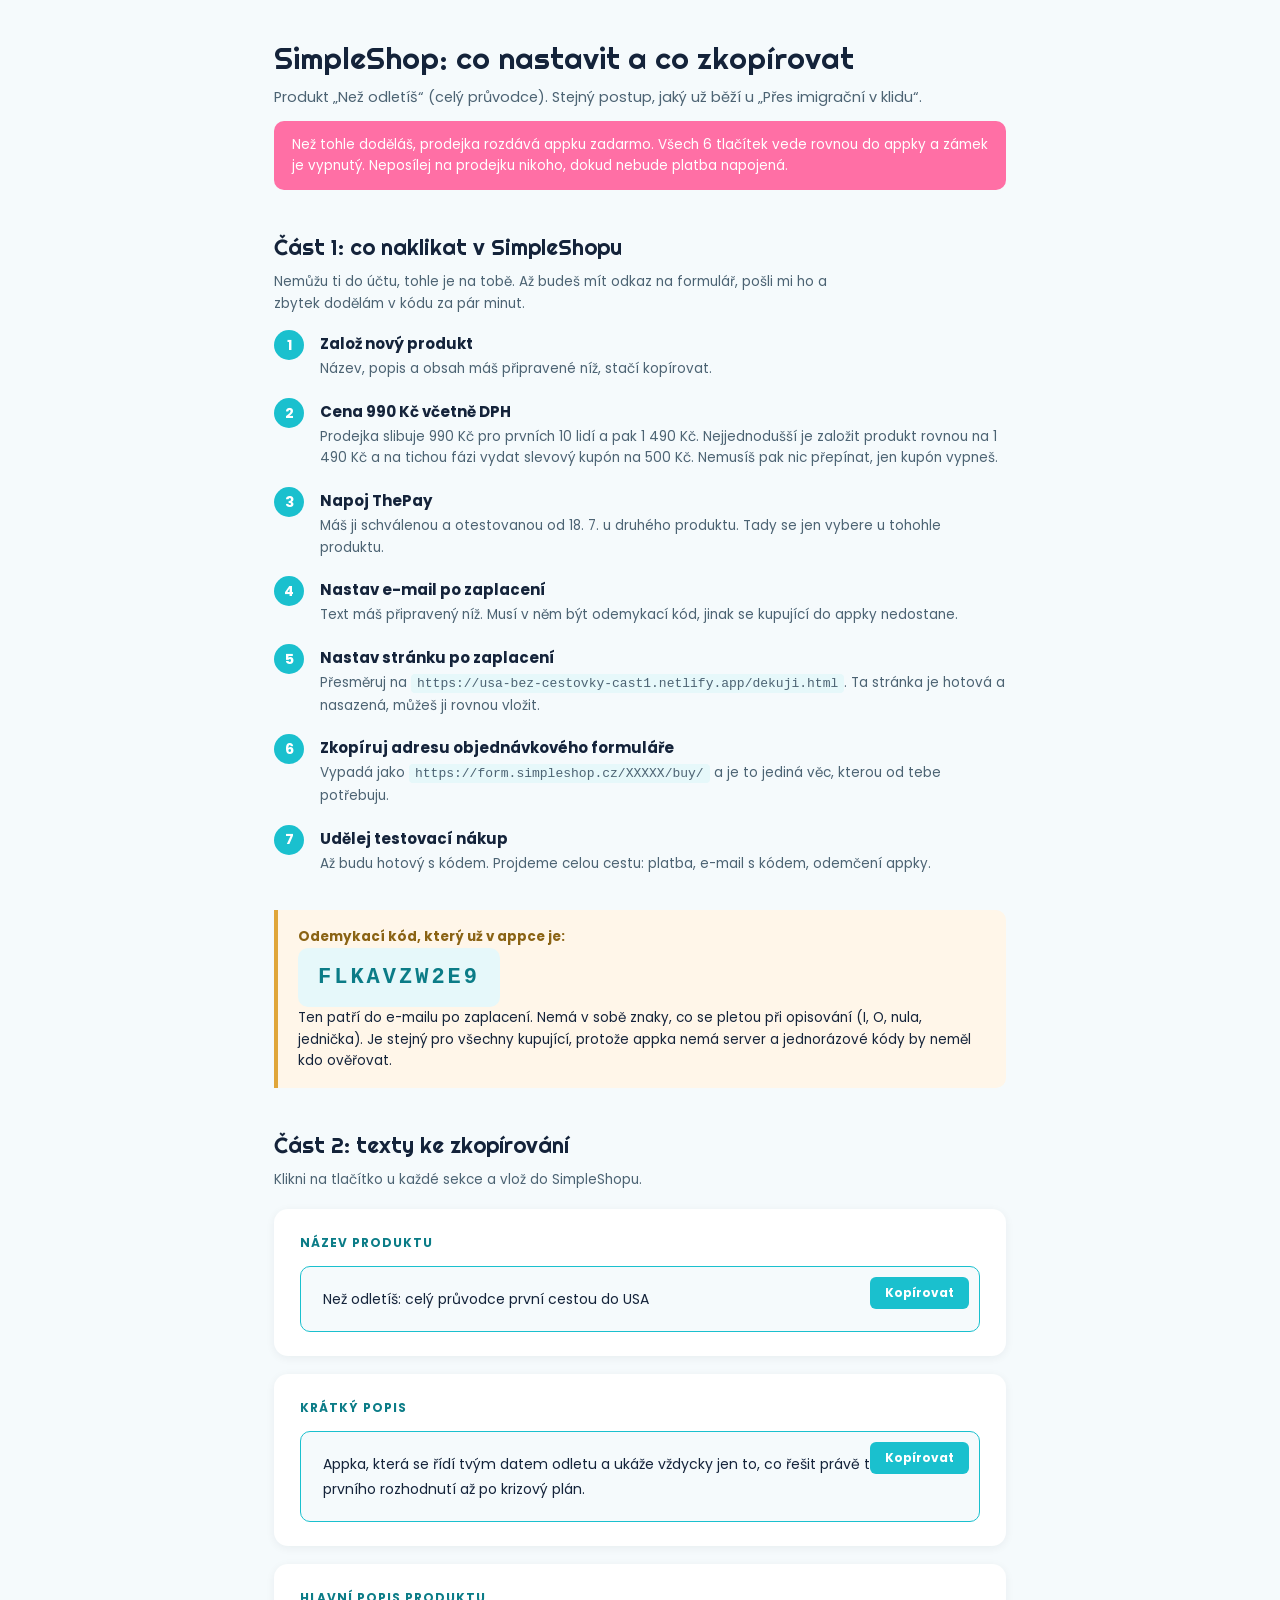
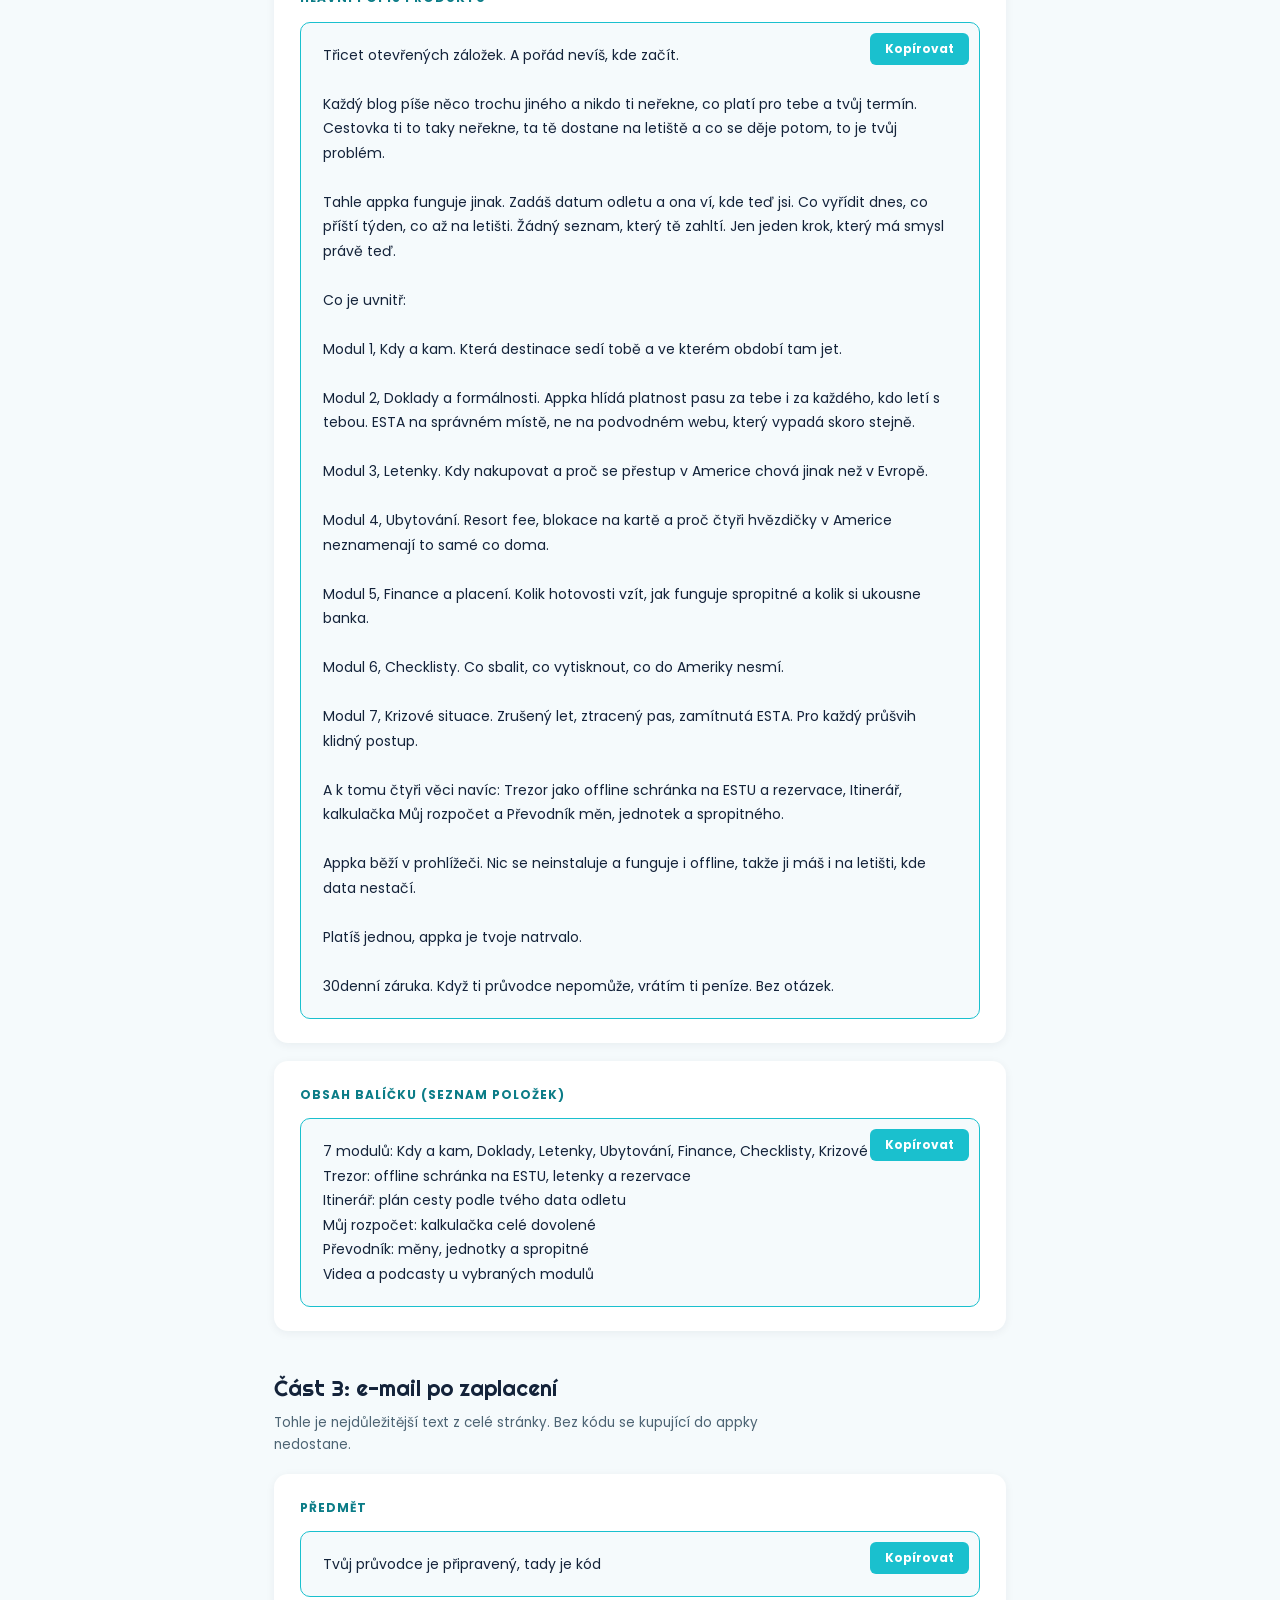
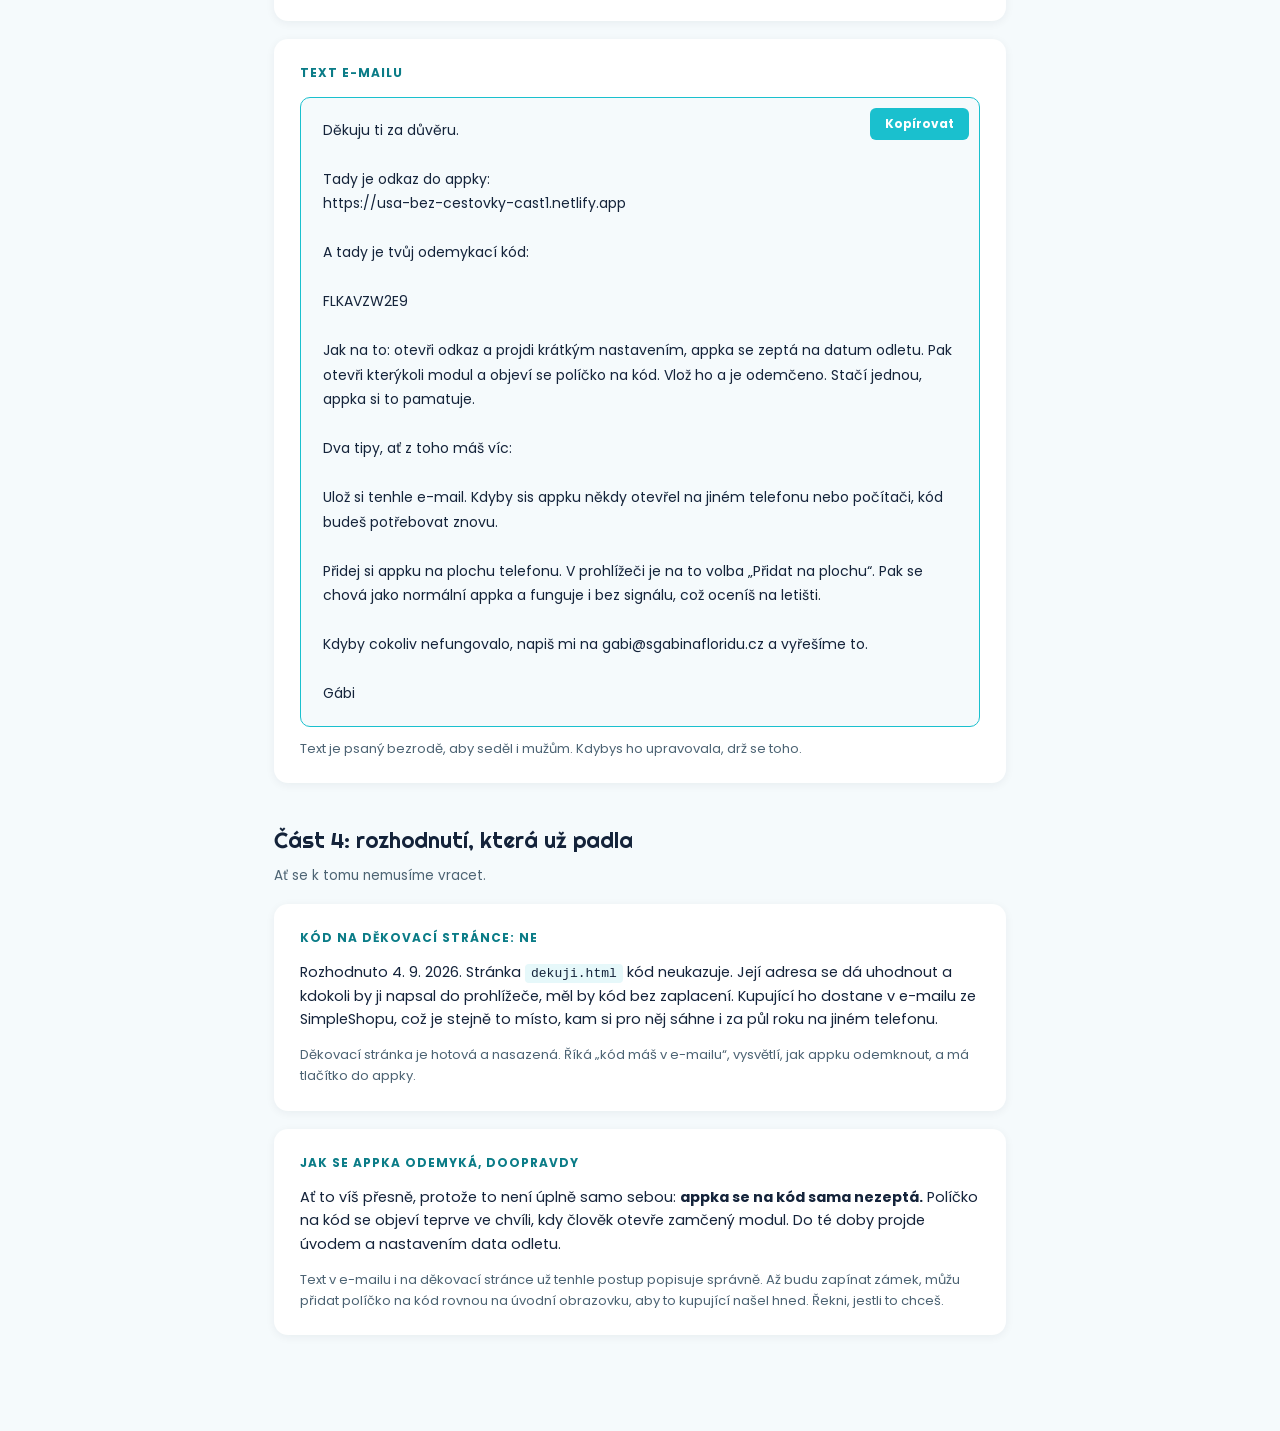
<file: simpleshop-text.html>
<!DOCTYPE html>
<html lang="cs">
<head>
<meta charset="UTF-8">
<meta name="viewport" content="width=device-width, initial-scale=1.0">
<title>SimpleShop: co nastavit a co zkopírovat</title>
<link href="fonts/fonts.css" rel="stylesheet">
<style>
  /* Interní pomůcka, ne veřejná stránka. Schovaná v netlify.toml.
     Písma z fonts/, ne z Google Fonts: CSP na téhle doméně cizí zdroje blokuje. */
  * { box-sizing: border-box; margin: 0; padding: 0; }
  :root {
    --tyrkys: #1AC0CE; --tyrkys-dark: #0B7C87; --ruzova: #FF6FA5;
    --inkoust: #14233A; --papir: #F5FAFC; --sand: #FFF6E9;
  }
  body { font-family: 'Poppins', sans-serif; color: var(--inkoust); background: var(--papir); line-height: 1.6; }
  .wrap { max-width: 780px; margin: 0 auto; padding: 40px 24px 80px; }

  h1 { font-family: 'Righteous','Poppins',sans-serif; font-weight: 400; font-size: 30px; line-height: 1.25; margin-bottom: 8px; }
  .podnadpis { font-size: 14.5px; color: #4C6373; margin-bottom: 12px; }
  .varovani { background: var(--ruzova); color: #fff; padding: 13px 18px; border-radius: 10px; font-size: 13.5px; margin-bottom: 34px; }

  h2 { font-family: 'Righteous','Poppins',sans-serif; font-weight: 400; font-size: 22px; margin: 40px 0 6px; }
  .h2-pod { font-size: 13.5px; color: #4C6373; margin-bottom: 18px; max-width: 62ch; }

  .karta { background: #fff; border-radius: 14px; padding: 24px 26px; margin-bottom: 18px; box-shadow: 0 2px 10px rgba(20,35,58,.06); }
  .karta h3 { font-size: 12px; font-weight: 700; color: var(--tyrkys-dark); text-transform: uppercase; letter-spacing: 1px; margin-bottom: 14px; }
  .karta > p.pozn { font-size: 13px; color: #4C6373; margin-top: 12px; }

  .copybox { position: relative; background: var(--papir); border: 1.5px solid var(--tyrkys); border-radius: 10px; padding: 20px 22px 20px; font-size: 14px; line-height: 1.75; white-space: pre-wrap; }
  .copybtn { position: absolute; top: 10px; right: 10px; background: var(--tyrkys); color: #fff; border: none; border-radius: 6px; padding: 7px 15px; font-size: 12px; font-weight: 700; cursor: pointer; font-family: 'Poppins', sans-serif; }
  .copybtn:hover { background: var(--tyrkys-dark); }

  ol.kroky { list-style: none; counter-reset: k; }
  ol.kroky li { counter-increment: k; position: relative; padding: 0 0 20px 46px; font-size: 15px; }
  ol.kroky li::before {
    content: counter(k); position: absolute; left: 0; top: -2px;
    width: 30px; height: 30px; border-radius: 50%; background: var(--tyrkys); color: #fff;
    font-size: 14px; font-weight: 700; display: flex; align-items: center; justify-content: center;
  }
  ol.kroky li b { display: block; margin-bottom: 2px; }
  ol.kroky li span { font-size: 13.5px; color: #4C6373; display: block; }

  .doplnit { background: var(--sand); border-left: 4px solid #E0A63A; border-radius: 0 10px 10px 0; padding: 16px 20px; font-size: 13.5px; margin: 16px 0; }
  .doplnit b { color: #8A6314; }

  code { font-family: ui-monospace, 'Cascadia Mono', Consolas, monospace; background: #E6F8FA; padding: 2px 6px; border-radius: 4px; font-size: 13px; }
  .kod-velky { font-family: ui-monospace, 'Cascadia Mono', Consolas, monospace; font-size: 22px; font-weight: 700; letter-spacing: 3px; color: var(--tyrkys-dark); background: #E6F8FA; padding: 12px 20px; border-radius: 10px; display: inline-block; }
</style>
</head>
<body>
<div class="wrap">

  <h1>SimpleShop: co nastavit a co zkopírovat</h1>
  <p class="podnadpis">Produkt „Než odletíš“ (celý průvodce). Stejný postup, jaký už běží u „Přes imigrační v klidu“.</p>
  <p class="varovani">Než tohle doděláš, prodejka rozdává appku zadarmo. Všech 6 tlačítek vede rovnou do appky a zámek je vypnutý. Neposílej na prodejku nikoho, dokud nebude platba napojená.</p>

  <h2>Část 1: co naklikat v SimpleShopu</h2>
  <p class="h2-pod">Nemůžu ti do účtu, tohle je na tobě. Až budeš mít odkaz na formulář, pošli mi ho a zbytek dodělám v kódu za pár minut.</p>

  <ol class="kroky">
    <li><b>Založ nový produkt</b><span>Název, popis a obsah máš připravené níž, stačí kopírovat.</span></li>
    <li><b>Cena 990 Kč včetně DPH</b><span>Prodejka slibuje 990 Kč pro prvních 10 lidí a pak 1 490 Kč. Nejjednodušší je založit produkt rovnou na 1 490 Kč a na tichou fázi vydat slevový kupón na 500 Kč. Nemusíš pak nic přepínat, jen kupón vypneš.</span></li>
    <li><b>Napoj ThePay</b><span>Máš ji schválenou a otestovanou od 18. 7. u druhého produktu. Tady se jen vybere u tohohle produktu.</span></li>
    <li><b>Nastav e-mail po zaplacení</b><span>Text máš připravený níž. Musí v něm být odemykací kód, jinak se kupující do appky nedostane.</span></li>
    <li><b>Nastav stránku po zaplacení</b><span>Přesměruj na <code>https://usa-bez-cestovky-cast1.netlify.app/dekuji.html</code>. Ta stránka je hotová a nasazená, můžeš ji rovnou vložit.</span></li>
    <li><b>Zkopíruj adresu objednávkového formuláře</b><span>Vypadá jako <code>https://form.simpleshop.cz/XXXXX/buy/</code> a je to jediná věc, kterou od tebe potřebuju.</span></li>
    <li><b>Udělej testovací nákup</b><span>Až budu hotový s kódem. Projdeme celou cestu: platba, e-mail s kódem, odemčení appky.</span></li>
  </ol>

  <div class="doplnit">
    <b>Odemykací kód, který už v appce je:</b><br>
    <span class="kod-velky">FLKAVZW2E9</span><br>
    Ten patří do e-mailu po zaplacení. Nemá v sobě znaky, co se pletou při opisování (I, O, nula, jednička). Je stejný pro všechny kupující, protože appka nemá server a jednorázové kódy by neměl kdo ověřovat.
  </div>

  <h2>Část 2: texty ke zkopírování</h2>
  <p class="h2-pod">Klikni na tlačítko u každé sekce a vlož do SimpleShopu.</p>

  <div class="karta">
    <h3>Název produktu</h3>
    <div class="copybox" id="nazev">Než odletíš: celý průvodce první cestou do USA<button class="copybtn" onclick="kopiruj('nazev')">Kopírovat</button></div>
  </div>

  <div class="karta">
    <h3>Krátký popis</h3>
    <div class="copybox" id="kratky">Appka, která se řídí tvým datem odletu a ukáže vždycky jen to, co řešit právě teď. Od prvního rozhodnutí až po krizový plán.<button class="copybtn" onclick="kopiruj('kratky')">Kopírovat</button></div>
  </div>

  <div class="karta">
    <h3>Hlavní popis produktu</h3>
    <div class="copybox" id="hlavni">Třicet otevřených záložek. A pořád nevíš, kde začít.

Každý blog píše něco trochu jiného a nikdo ti neřekne, co platí pro tebe a tvůj termín. Cestovka ti to taky neřekne, ta tě dostane na letiště a co se děje potom, to je tvůj problém.

Tahle appka funguje jinak. Zadáš datum odletu a ona ví, kde teď jsi. Co vyřídit dnes, co příští týden, co až na letišti. Žádný seznam, který tě zahltí. Jen jeden krok, který má smysl právě teď.

Co je uvnitř:

Modul 1, Kdy a kam. Která destinace sedí tobě a ve kterém období tam jet.

Modul 2, Doklady a formálnosti. Appka hlídá platnost pasu za tebe i za každého, kdo letí s tebou. ESTA na správném místě, ne na podvodném webu, který vypadá skoro stejně.

Modul 3, Letenky. Kdy nakupovat a proč se přestup v Americe chová jinak než v Evropě.

Modul 4, Ubytování. Resort fee, blokace na kartě a proč čtyři hvězdičky v Americe neznamenají to samé co doma.

Modul 5, Finance a placení. Kolik hotovosti vzít, jak funguje spropitné a kolik si ukousne banka.

Modul 6, Checklisty. Co sbalit, co vytisknout, co do Ameriky nesmí.

Modul 7, Krizové situace. Zrušený let, ztracený pas, zamítnutá ESTA. Pro každý průšvih klidný postup.

A k tomu čtyři věci navíc: Trezor jako offline schránka na ESTU a rezervace, Itinerář, kalkulačka Můj rozpočet a Převodník měn, jednotek a spropitného.

Appka běží v prohlížeči. Nic se neinstaluje a funguje i offline, takže ji máš i na letišti, kde data nestačí.

Platíš jednou, appka je tvoje natrvalo.

30denní záruka. Když ti průvodce nepomůže, vrátím ti peníze. Bez otázek.<button class="copybtn" onclick="kopiruj('hlavni')">Kopírovat</button></div>
  </div>

  <div class="karta">
    <h3>Obsah balíčku (seznam položek)</h3>
    <div class="copybox" id="obsah">7 modulů: Kdy a kam, Doklady, Letenky, Ubytování, Finance, Checklisty, Krizové situace
Trezor: offline schránka na ESTU, letenky a rezervace
Itinerář: plán cesty podle tvého data odletu
Můj rozpočet: kalkulačka celé dovolené
Převodník: měny, jednotky a spropitné
Videa a podcasty u vybraných modulů<button class="copybtn" onclick="kopiruj('obsah')">Kopírovat</button></div>
  </div>

  <h2>Část 3: e-mail po zaplacení</h2>
  <p class="h2-pod">Tohle je nejdůležitější text z celé stránky. Bez kódu se kupující do appky nedostane.</p>

  <div class="karta">
    <h3>Předmět</h3>
    <div class="copybox" id="predmet">Tvůj průvodce je připravený, tady je kód<button class="copybtn" onclick="kopiruj('predmet')">Kopírovat</button></div>
  </div>

  <div class="karta">
    <h3>Text e-mailu</h3>
    <div class="copybox" id="mail">Děkuju ti za důvěru.

Tady je odkaz do appky:
https://usa-bez-cestovky-cast1.netlify.app

A tady je tvůj odemykací kód:

FLKAVZW2E9

Jak na to: otevři odkaz a projdi krátkým nastavením, appka se zeptá na datum odletu. Pak otevři kterýkoli modul a objeví se políčko na kód. Vlož ho a je odemčeno. Stačí jednou, appka si to pamatuje.

Dva tipy, ať z toho máš víc:

Ulož si tenhle e-mail. Kdyby sis appku někdy otevřel na jiném telefonu nebo počítači, kód budeš potřebovat znovu.

Přidej si appku na plochu telefonu. V prohlížeči je na to volba „Přidat na plochu“. Pak se chová jako normální appka a funguje i bez signálu, což oceníš na letišti.

Kdyby cokoliv nefungovalo, napiš mi na gabi@sgabinafloridu.cz a vyřešíme to.

Gábi<button class="copybtn" onclick="kopiruj('mail')">Kopírovat</button></div>
    <p class="pozn">Text je psaný bezrodě, aby seděl i mužům. Kdybys ho upravovala, drž se toho.</p>
  </div>

  <h2>Část 4: rozhodnutí, která už padla</h2>
  <p class="h2-pod">Ať se k tomu nemusíme vracet.</p>

  <div class="karta">
    <h3>Kód na děkovací stránce: NE</h3>
    <p style="font-size:14.5px;">Rozhodnuto 4. 9. 2026. Stránka <code>dekuji.html</code> kód neukazuje. Její adresa se dá uhodnout a kdokoli by ji napsal do prohlížeče, měl by kód bez zaplacení. Kupující ho dostane v e-mailu ze SimpleShopu, což je stejně to místo, kam si pro něj sáhne i za půl roku na jiném telefonu.</p>
    <p class="pozn" style="margin-top:14px;">Děkovací stránka je hotová a nasazená. Říká „kód máš v e-mailu“, vysvětlí, jak appku odemknout, a má tlačítko do appky.</p>
  </div>

  <div class="karta">
    <h3>Jak se appka odemyká, doopravdy</h3>
    <p style="font-size:14.5px;">Ať to víš přesně, protože to není úplně samo sebou: <b>appka se na kód sama nezeptá.</b> Políčko na kód se objeví teprve ve chvíli, kdy člověk otevře zamčený modul. Do té doby projde úvodem a nastavením data odletu.</p>
    <p class="pozn" style="margin-top:14px;">Text v e-mailu i na děkovací stránce už tenhle postup popisuje správně. Až budu zapínat zámek, můžu přidat políčko na kód rovnou na úvodní obrazovku, aby to kupující našel hned. Řekni, jestli to chceš.</p>
  </div>

</div>

<script>
function kopiruj(id) {
  var el = document.getElementById(id);
  var btn = el.querySelector('.copybtn');
  var text = el.innerText.replace('Kopírovat', '').replace('Zkopírováno', '').trim();
  navigator.clipboard.writeText(text).then(function () {
    btn.textContent = 'Zkopírováno';
    btn.style.background = '#14233A';
    setTimeout(function () { btn.textContent = 'Kopírovat'; btn.style.background = '#1AC0CE'; }, 2000);
  });
}
</script>

</body>
</html>
</file>
<file: fonts/fonts.css>
/* Písma appky, uložená u sebe. Nesmí se tahat z Google Fonts:
   appka musí fungovat v letadle bez signálu a nikam nehlásit, kdo ji čte.
   Vygenerováno z Google Fonts, jen latin a latin-ext (čeština). */

/* latin-ext */
@font-face {
  font-family: 'Caveat';
  font-style: normal;
  font-weight: 500;
  font-display: swap;
  src: url(caveat-500-latin-ext.woff2) format('woff2');
  unicode-range: U+0100-02BA, U+02BD-02C5, U+02C7-02CC, U+02CE-02D7, U+02DD-02FF, U+0304, U+0308, U+0329, U+1D00-1DBF, U+1E00-1E9F, U+1EF2-1EFF, U+2020, U+20A0-20AB, U+20AD-20C0, U+2113, U+2C60-2C7F, U+A720-A7FF;
}
/* latin */
@font-face {
  font-family: 'Caveat';
  font-style: normal;
  font-weight: 500;
  font-display: swap;
  src: url(caveat-500-latin.woff2) format('woff2');
  unicode-range: U+0000-00FF, U+0131, U+0152-0153, U+02BB-02BC, U+02C6, U+02DA, U+02DC, U+0304, U+0308, U+0329, U+2000-206F, U+20AC, U+2122, U+2191, U+2193, U+2212, U+2215, U+FEFF, U+FFFD;
}
/* latin-ext */
@font-face {
  font-family: 'Caveat';
  font-style: normal;
  font-weight: 600;
  font-display: swap;
  src: url(caveat-600-latin-ext.woff2) format('woff2');
  unicode-range: U+0100-02BA, U+02BD-02C5, U+02C7-02CC, U+02CE-02D7, U+02DD-02FF, U+0304, U+0308, U+0329, U+1D00-1DBF, U+1E00-1E9F, U+1EF2-1EFF, U+2020, U+20A0-20AB, U+20AD-20C0, U+2113, U+2C60-2C7F, U+A720-A7FF;
}
/* latin */
@font-face {
  font-family: 'Caveat';
  font-style: normal;
  font-weight: 600;
  font-display: swap;
  src: url(caveat-600-latin.woff2) format('woff2');
  unicode-range: U+0000-00FF, U+0131, U+0152-0153, U+02BB-02BC, U+02C6, U+02DA, U+02DC, U+0304, U+0308, U+0329, U+2000-206F, U+20AC, U+2122, U+2191, U+2193, U+2212, U+2215, U+FEFF, U+FFFD;
}
/* latin-ext */
@font-face {
  font-family: 'Poppins';
  font-style: italic;
  font-weight: 400;
  font-display: swap;
  src: url(poppins-400-italic-latin-ext.woff2) format('woff2');
  unicode-range: U+0100-02BA, U+02BD-02C5, U+02C7-02CC, U+02CE-02D7, U+02DD-02FF, U+0304, U+0308, U+0329, U+1D00-1DBF, U+1E00-1E9F, U+1EF2-1EFF, U+2020, U+20A0-20AB, U+20AD-20C0, U+2113, U+2C60-2C7F, U+A720-A7FF;
}
/* latin */
@font-face {
  font-family: 'Poppins';
  font-style: italic;
  font-weight: 400;
  font-display: swap;
  src: url(poppins-400-italic-latin.woff2) format('woff2');
  unicode-range: U+0000-00FF, U+0131, U+0152-0153, U+02BB-02BC, U+02C6, U+02DA, U+02DC, U+0304, U+0308, U+0329, U+2000-206F, U+20AC, U+2122, U+2191, U+2193, U+2212, U+2215, U+FEFF, U+FFFD;
}
/* latin-ext */
@font-face {
  font-family: 'Poppins';
  font-style: normal;
  font-weight: 400;
  font-display: swap;
  src: url(poppins-400-latin-ext.woff2) format('woff2');
  unicode-range: U+0100-02BA, U+02BD-02C5, U+02C7-02CC, U+02CE-02D7, U+02DD-02FF, U+0304, U+0308, U+0329, U+1D00-1DBF, U+1E00-1E9F, U+1EF2-1EFF, U+2020, U+20A0-20AB, U+20AD-20C0, U+2113, U+2C60-2C7F, U+A720-A7FF;
}
/* latin */
@font-face {
  font-family: 'Poppins';
  font-style: normal;
  font-weight: 400;
  font-display: swap;
  src: url(poppins-400-latin.woff2) format('woff2');
  unicode-range: U+0000-00FF, U+0131, U+0152-0153, U+02BB-02BC, U+02C6, U+02DA, U+02DC, U+0304, U+0308, U+0329, U+2000-206F, U+20AC, U+2122, U+2191, U+2193, U+2212, U+2215, U+FEFF, U+FFFD;
}
/* latin-ext */
@font-face {
  font-family: 'Poppins';
  font-style: normal;
  font-weight: 500;
  font-display: swap;
  src: url(poppins-500-latin-ext.woff2) format('woff2');
  unicode-range: U+0100-02BA, U+02BD-02C5, U+02C7-02CC, U+02CE-02D7, U+02DD-02FF, U+0304, U+0308, U+0329, U+1D00-1DBF, U+1E00-1E9F, U+1EF2-1EFF, U+2020, U+20A0-20AB, U+20AD-20C0, U+2113, U+2C60-2C7F, U+A720-A7FF;
}
/* latin */
@font-face {
  font-family: 'Poppins';
  font-style: normal;
  font-weight: 500;
  font-display: swap;
  src: url(poppins-500-latin.woff2) format('woff2');
  unicode-range: U+0000-00FF, U+0131, U+0152-0153, U+02BB-02BC, U+02C6, U+02DA, U+02DC, U+0304, U+0308, U+0329, U+2000-206F, U+20AC, U+2122, U+2191, U+2193, U+2212, U+2215, U+FEFF, U+FFFD;
}
/* latin-ext */
@font-face {
  font-family: 'Poppins';
  font-style: normal;
  font-weight: 600;
  font-display: swap;
  src: url(poppins-600-latin-ext.woff2) format('woff2');
  unicode-range: U+0100-02BA, U+02BD-02C5, U+02C7-02CC, U+02CE-02D7, U+02DD-02FF, U+0304, U+0308, U+0329, U+1D00-1DBF, U+1E00-1E9F, U+1EF2-1EFF, U+2020, U+20A0-20AB, U+20AD-20C0, U+2113, U+2C60-2C7F, U+A720-A7FF;
}
/* latin */
@font-face {
  font-family: 'Poppins';
  font-style: normal;
  font-weight: 600;
  font-display: swap;
  src: url(poppins-600-latin.woff2) format('woff2');
  unicode-range: U+0000-00FF, U+0131, U+0152-0153, U+02BB-02BC, U+02C6, U+02DA, U+02DC, U+0304, U+0308, U+0329, U+2000-206F, U+20AC, U+2122, U+2191, U+2193, U+2212, U+2215, U+FEFF, U+FFFD;
}
/* latin-ext */
@font-face {
  font-family: 'Poppins';
  font-style: normal;
  font-weight: 700;
  font-display: swap;
  src: url(poppins-700-latin-ext.woff2) format('woff2');
  unicode-range: U+0100-02BA, U+02BD-02C5, U+02C7-02CC, U+02CE-02D7, U+02DD-02FF, U+0304, U+0308, U+0329, U+1D00-1DBF, U+1E00-1E9F, U+1EF2-1EFF, U+2020, U+20A0-20AB, U+20AD-20C0, U+2113, U+2C60-2C7F, U+A720-A7FF;
}
/* latin */
@font-face {
  font-family: 'Poppins';
  font-style: normal;
  font-weight: 700;
  font-display: swap;
  src: url(poppins-700-latin.woff2) format('woff2');
  unicode-range: U+0000-00FF, U+0131, U+0152-0153, U+02BB-02BC, U+02C6, U+02DA, U+02DC, U+0304, U+0308, U+0329, U+2000-206F, U+20AC, U+2122, U+2191, U+2193, U+2212, U+2215, U+FEFF, U+FFFD;
}
/* latin-ext */
@font-face {
  font-family: 'Poppins';
  font-style: normal;
  font-weight: 800;
  font-display: swap;
  src: url(poppins-800-latin-ext.woff2) format('woff2');
  unicode-range: U+0100-02BA, U+02BD-02C5, U+02C7-02CC, U+02CE-02D7, U+02DD-02FF, U+0304, U+0308, U+0329, U+1D00-1DBF, U+1E00-1E9F, U+1EF2-1EFF, U+2020, U+20A0-20AB, U+20AD-20C0, U+2113, U+2C60-2C7F, U+A720-A7FF;
}
/* latin */
@font-face {
  font-family: 'Poppins';
  font-style: normal;
  font-weight: 800;
  font-display: swap;
  src: url(poppins-800-latin.woff2) format('woff2');
  unicode-range: U+0000-00FF, U+0131, U+0152-0153, U+02BB-02BC, U+02C6, U+02DA, U+02DC, U+0304, U+0308, U+0329, U+2000-206F, U+20AC, U+2122, U+2191, U+2193, U+2212, U+2215, U+FEFF, U+FFFD;
}
/* latin-ext */
@font-face {
  font-family: 'Righteous';
  font-style: normal;
  font-weight: 400;
  font-display: swap;
  src: url(righteous-400-latin-ext.woff2) format('woff2');
  unicode-range: U+0100-02BA, U+02BD-02C5, U+02C7-02CC, U+02CE-02D7, U+02DD-02FF, U+0304, U+0308, U+0329, U+1D00-1DBF, U+1E00-1E9F, U+1EF2-1EFF, U+2020, U+20A0-20AB, U+20AD-20C0, U+2113, U+2C60-2C7F, U+A720-A7FF;
}
/* latin */
@font-face {
  font-family: 'Righteous';
  font-style: normal;
  font-weight: 400;
  font-display: swap;
  src: url(righteous-400-latin.woff2) format('woff2');
  unicode-range: U+0000-00FF, U+0131, U+0152-0153, U+02BB-02BC, U+02C6, U+02DA, U+02DC, U+0304, U+0308, U+0329, U+2000-206F, U+20AC, U+2122, U+2191, U+2193, U+2212, U+2215, U+FEFF, U+FFFD;
}
</file>
